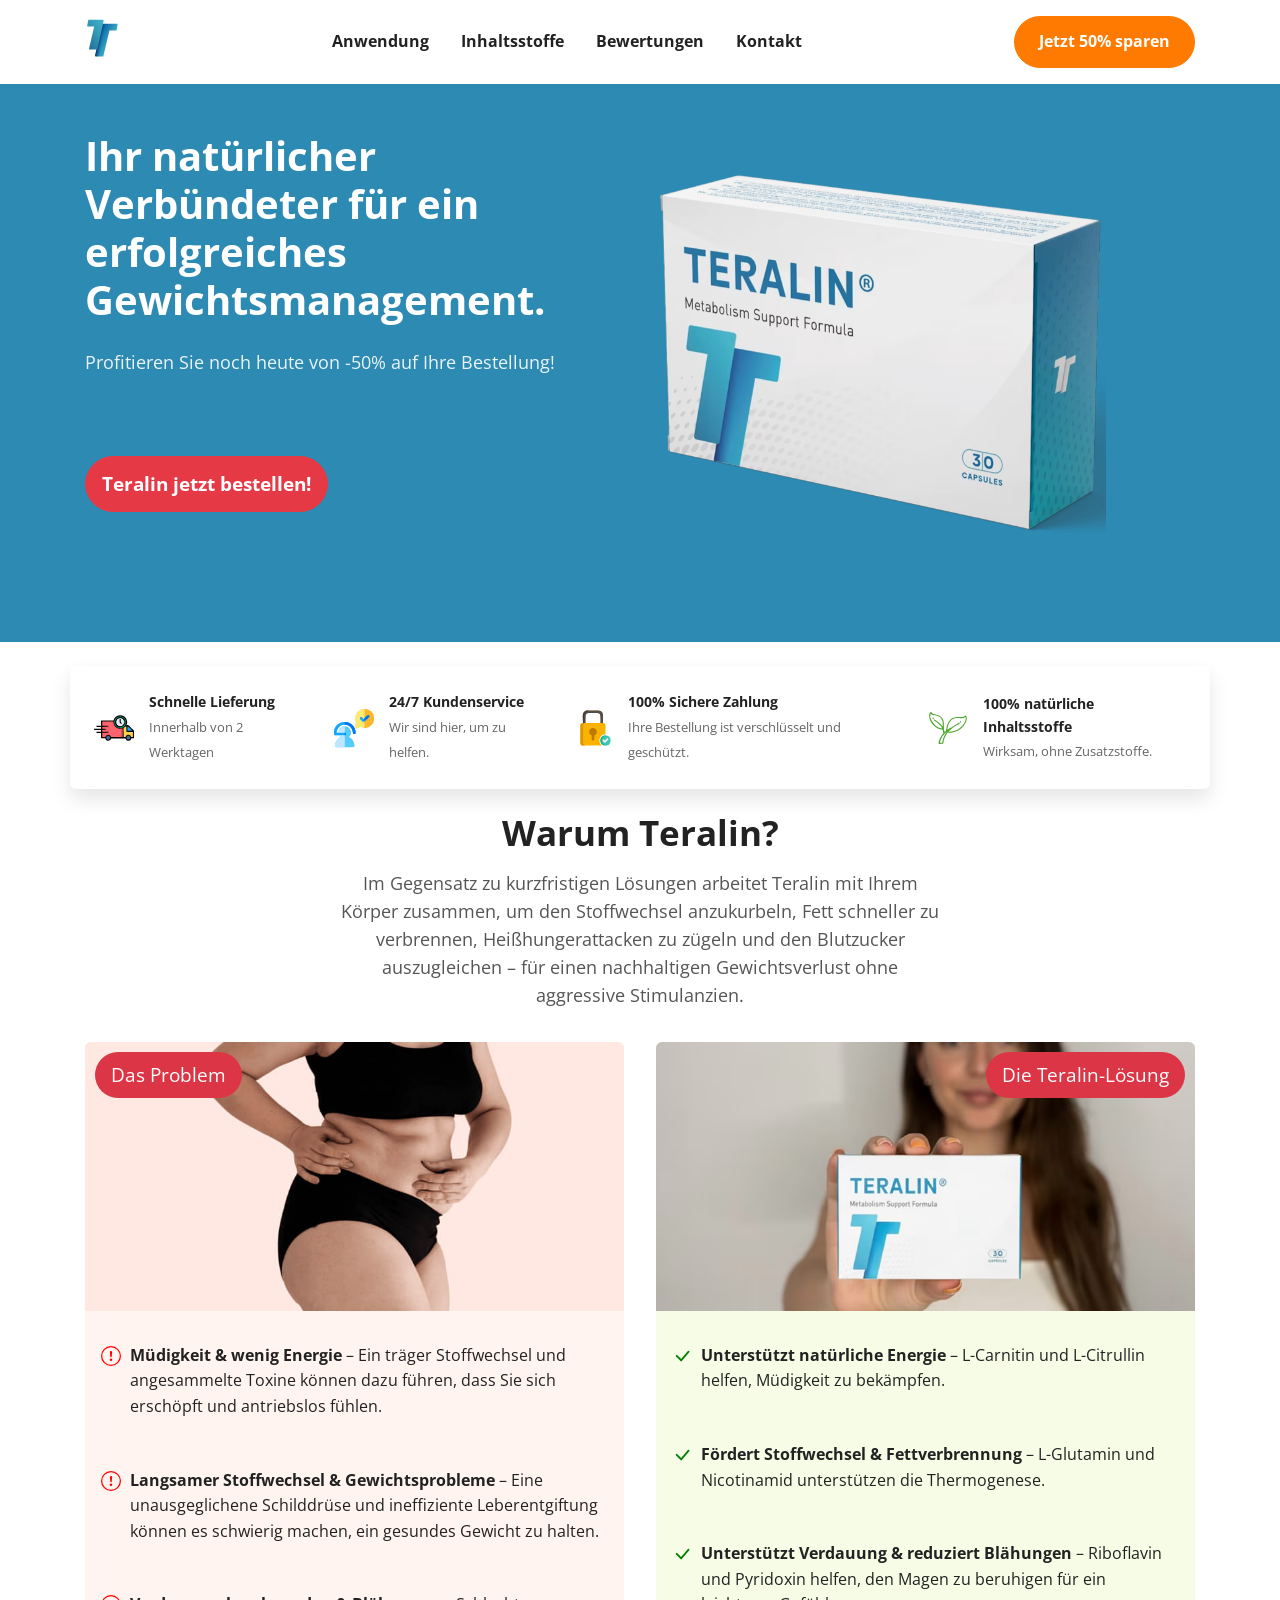
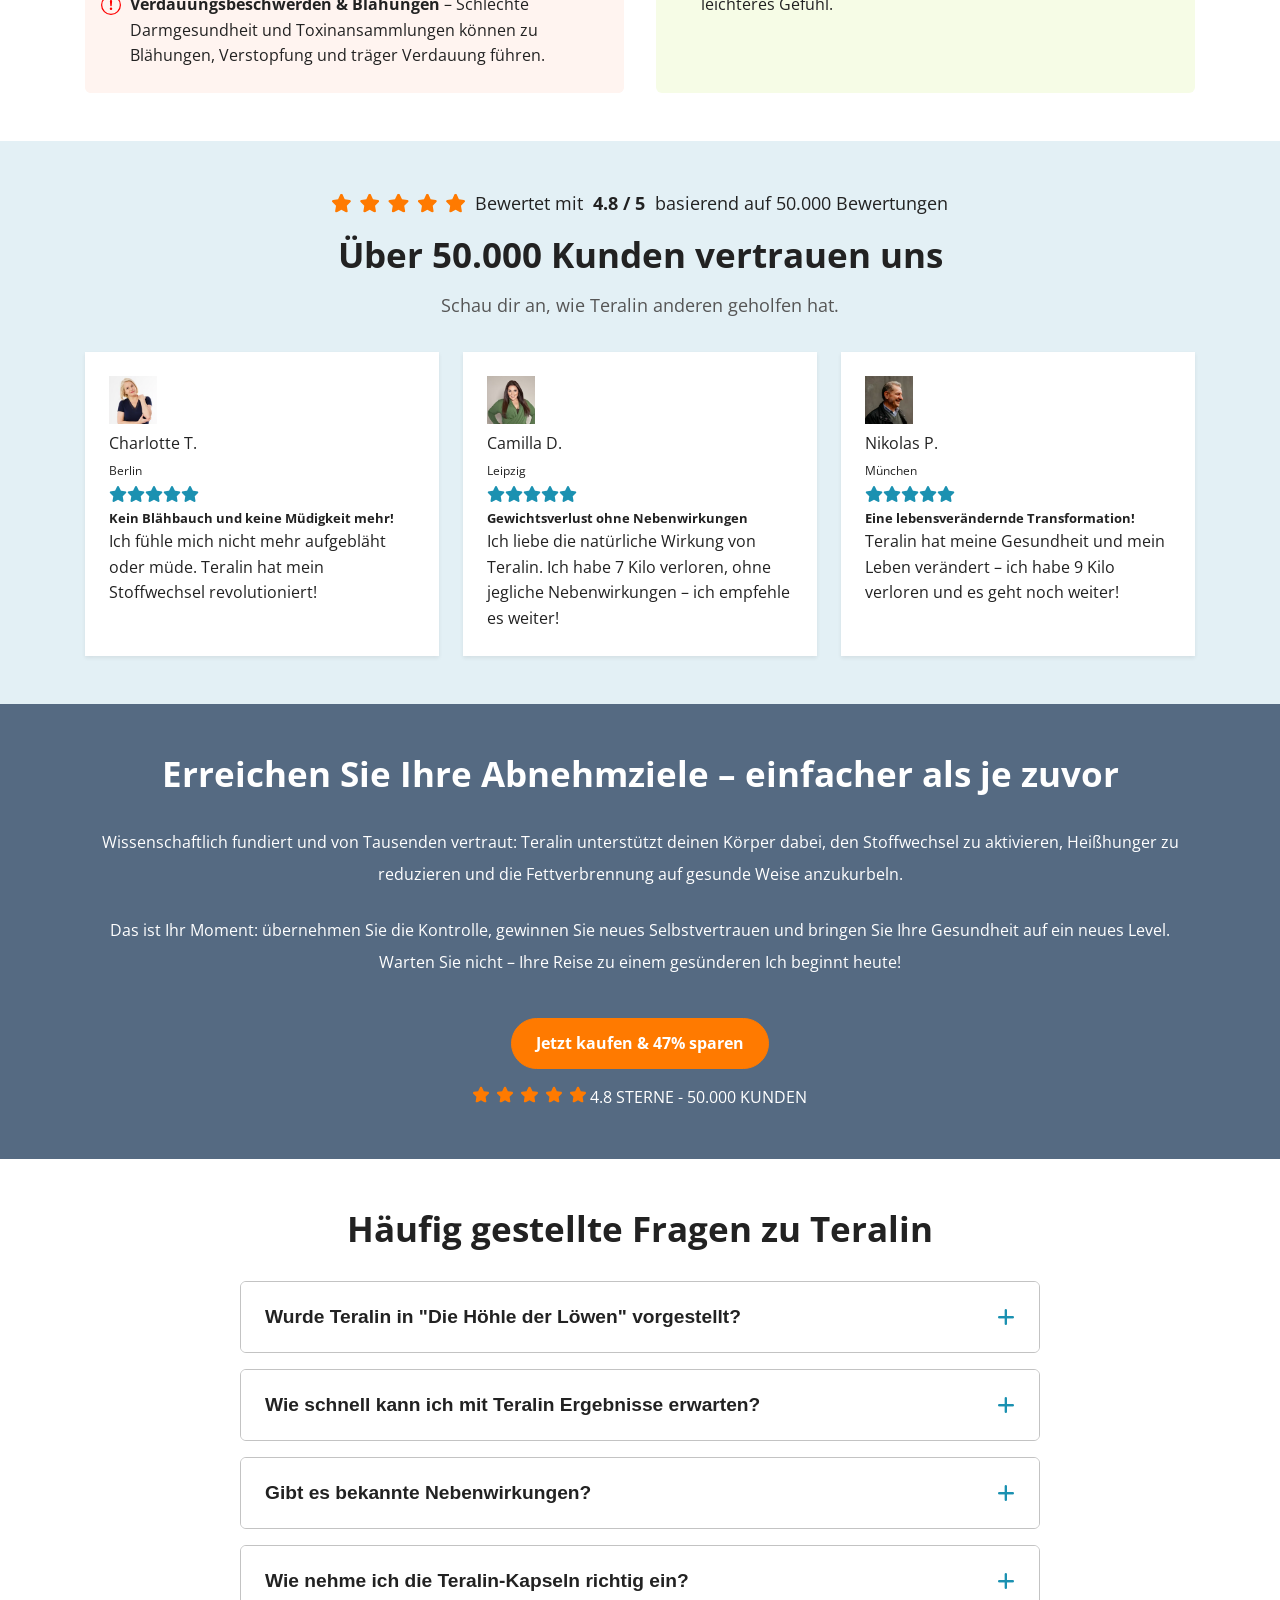
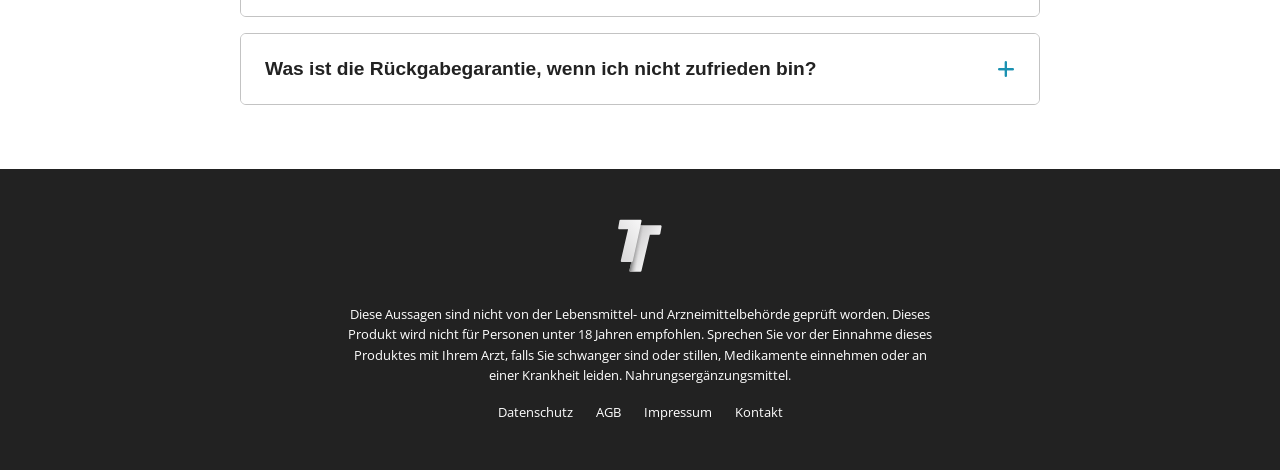
<file: index.html>
<!DOCTYPE html>
<html lang="de-DE">
<head>
    <meta charset="UTF-8">
    <meta name="viewport" content="width=device-width, initial-scale=1.0">
    
    <title>Teralin Deutschland - Natürliche Unterstützung für das Gewichtsmanagement | Bewertungen & Preis</title>
    <meta name="description" content="Entdecken Sie Teralin, die natürliche Formel zur Unterstützung des Stoffwechsels. Wirksam für Gewichtsverlust und Wohlbefinden. Schließen Sie sich über 50.000 zufriedenen Kunden in Deutschland an. Lesen Sie die Bewertungen.">
    <meta name="keywords" content="Teralin, Teralin bewertung, Teralin Deutschland, gewichtsverlust, stoffwechsel, nahrungsergänzungsmittel, natürlich, Teralin preis, kaufen Teralin">
    <meta name="robots" content="index, follow">
    
    <link rel="preconnect" href="https://fonts.googleapis.com">
    <link rel="preconnect" href="https://fonts.gstatic.com" crossorigin>
    <link href="https://fonts.googleapis.com/css2?family=Open+Sans:wght@400;700&display=swap" rel="stylesheet">
    
    <link rel="stylesheet" href="https://cdnjs.cloudflare.com/ajax/libs/font-awesome/6.5.2/css/all.min.css">
    
    <link rel="stylesheet" href="style.css">
    
    <link rel="icon" type="image/png" href="images/favicon.png">
</head>
<body>

    <header class="main-header">
        <div class="container header-container">
            <a href="/de/" class="logo">
                <img src="images/logo.svg" alt="Teralin Logo">
            </a>
            <nav class="desktop-nav">
                <a href="anwendung.html">Anwendung</a>
                <a href="inhaltsstoffe.html">Inhaltsstoffe</a>
                <a href="bewertungen.html">Bewertungen</a>
                <a href="kontakt.html">Kontakt</a>
            </nav>
            <a href="#order-section" class="cta-button header-cta">Jetzt 50% sparen</a>
        </div>
    </header>

    <main>
        <section class="hero-section">
            <div class="container hero-container">
                <div class="hero-content">
                    <h1>Ihr natürlicher Verbündeter für ein erfolgreiches Gewichtsmanagement.</h1>
                    <p class="hero-subtitle">Profitieren Sie noch heute von -50% auf Ihre Bestellung!</p>
                </div>
                <div class="hero-image">
                    <img src="images/teralin-box.avif" alt="Teralin Stoffwechsel-Unterstützungs-Formel Box">
                </div>
                <a href="#order-section" class="cta-button hero-main-cta">Teralin jetzt bestellen!</a>
            </div>

            <div class="features-bar">
                <div class="container features-container">
                    <div class="feature-item">
                        <img src="images/icon-truck.svg" alt="Schnelle Lieferung Teralin">
                        <div>
                            <strong>Schnelle Lieferung</strong>
                            <span>Innerhalb von 2 Werktagen</span>
                        </div>
                    </div>
                    <div class="feature-item">
                        <img src="images/icon-headset.svg" alt="Teralin Kundenservice">
                        <div>
                            <strong>24/7 Kundenservice</strong>
                            <span>Wir sind hier, um zu helfen.</span>
                        </div>
                    </div>
                    <div class="feature-item">
                        <img src="images/icon-lock.svg" alt="Sicherer Kauf Teralin">
                        <div>
                            <strong>100% Sichere Zahlung</strong>
                            <span>Ihre Bestellung ist verschlüsselt und geschützt.</span>
                        </div>
                    </div>
                    <div class="feature-item">
                        <img src="images/icon-leaf.svg" alt="Teralin 100% Natürlich">
                        <div>
                            <strong>100% natürliche Inhaltsstoffe</strong>
                            <span>Wirksam, ohne Zusatzstoffe.</span>
                        </div>
                    </div>
                </div>
            </div>
        </section>
        
        
        <section class="why-teralin-section" id="order-section">
            <div class="container">
                <h2>Warum Teralin?</h2>
                <p class="section-subtitle">Im Gegensatz zu kurzfristigen Lösungen arbeitet Teralin mit Ihrem Körper zusammen, um den Stoffwechsel anzukurbeln, Fett schneller zu verbrennen, Heißhungerattacken zu zügeln und den Blutzucker auszugleichen – für einen nachhaltigen Gewichtsverlust ohne aggressive Stimulanzien.</p>
                <div class="problem-solution-grid">
                    <div class="card problem-card">
                        <span class="badge text-bg-danger card-badge-top card-badge-top-left">Das Problem</span><img class="card-img-top" alt="Probleme mit Gewicht und Müdigkeit" src="images/issue.jpg">
                        <ul class="list-group list-group-flush">
                            <li class="list-group-item"><svg xmlns="http://www.w3.org/2000/svg" width="20" height="20" fill="red" class="bi bi-exclamation-circle" viewbox="0 0 16 16"><path d="M8 15A7 7 0 1 1 8 1a7 7 0 0 1 0 14m0 1A8 8 0 1 0 8 0a8 8 0 0 0 0 16"></path><path d="M7.002 11a1 1 0 1 1 2 0 1 1 0 0 1-2 0M7.1 4.995a.905.905 0 1 1 1.8 0l-.35 3.507a.552.552 0 0 1-1.1 0z"></path></svg><strong>Müdigkeit & wenig Energie</strong>&nbsp;–&nbsp;Ein träger Stoffwechsel und angesammelte Toxine können dazu führen, dass Sie sich erschöpft und antriebslos fühlen.</li>
                            <li class="list-group-item"><svg xmlns="http://www.w3.org/2000/svg" width="20" height="20" fill="red" class="bi bi-exclamation-circle" viewbox="0 0 16 16"><path d="M8 15A7 7 0 1 1 8 1a7 7 0 0 1 0 14m0 1A8 8 0 1 0 8 0a8 8 0 0 0 0 16"></path><path d="M7.002 11a1 1 0 1 1 2 0 1 1 0 0 1-2 0M7.1 4.995a.905.905 0 1 1 1.8 0l-.35 3.507a.552.552 0 0 1-1.1 0z"></path></svg><strong>Langsamer Stoffwechsel & Gewichtsprobleme</strong>&nbsp;–&nbsp;Eine unausgeglichene Schilddrüse und ineffiziente Leberentgiftung können es schwierig machen, ein gesundes Gewicht zu halten.</li>
                            <li class="list-group-item"><svg xmlns="http://www.w3.org/2000/svg" width="20" height="20" fill="red" class="bi bi-exclamation-circle" viewbox="0 0 16 16"><path d="M8 15A7 7 0 1 1 8 1a7 7 0 0 1 0 14m0 1A8 8 0 1 0 8 0a8 8 0 0 0 0 16"></path><path d="M7.002 11a1 1 0 1 1 2 0 1 1 0 0 1-2 0M7.1 4.995a.905.905 0 1 1 1.8 0l-.35 3.507a.552.552 0 0 1-1.1 0z"></path></svg><strong>Verdauungsbeschwerden & Blähungen</strong>&nbsp;–&nbsp;Schlechte Darmgesundheit und Toxinansammlungen können zu Blähungen, Verstopfung und träger Verdauung führen.</li>
                        </ul>
                    </div>
                    <div class="card solution-card">
                        <span class="badge text-bg-success card-badge-top card-badge-top-right">Die Teralin-Lösung</span><img class="card-img-top" alt="Teralin Lösung für Energie" src="images/solution.avif">
                        <ul class="list-group list-group-flush">
                            <li class="list-group-item"><svg xmlns="http://www.w3.org/2000/svg" width="20" height="20" fill="green" class="bi bi-check-lg" viewbox="0 0 16 16"><path d="M12.736 3.97a.733.733 0 0 1 1.047 0c.286.289.29.756.01 1.05L7.88 12.01a.733.733 0 0 1-1.065.02L3.217 8.384a.757.757 0 0 1 0-1.06.733.733 0 0 1 1.047 0l3.052 3.093 5.4-6.425z"></path></svg><strong>Unterstützt natürliche Energie</strong>&nbsp;–&nbsp;L-Carnitin und L-Citrullin helfen, Müdigkeit zu bekämpfen.</li>
                            <li class="list-group-item"><svg xmlns="http://www.w3.org/2000/svg" width="20" height="20" fill="green" class="bi bi-check-lg" viewbox="0 0 16 16"><path d="M12.736 3.97a.733.733 0 0 1 1.047 0c.286.289.29.756.01 1.05L7.88 12.01a.733.733 0 0 1-1.065.02L3.217 8.384a.757.757 0 0 1 0-1.06.733.733 0 0 1 1.047 0l3.052 3.093 5.4-6.425z"></path></svg><strong>Fördert Stoffwechsel & Fettverbrennung</strong>&nbsp;–&nbsp;L-Glutamin und Nicotinamid unterstützen die Thermogenese.</li>
                            <li class="list-group-item"><svg xmlns="http://www.w3.org/2000/svg" width="20" height="20" fill="green" class="bi bi-check-lg" viewbox="0 0 16 16"><path d="M12.736 3.97a.733.733 0 0 1 1.047 0c.286.289.29.756.01 1.05L7.88 12.01a.733.733 0 0 1-1.065.02L3.217 8.384a.757.757 0 0 1 0-1.06.733.733 0 0 1 1.047 0l3.052 3.093 5.4-6.425z"></path></svg><strong>Unterstützt Verdauung & reduziert Blähungen</strong>&nbsp;–&nbsp;Riboflavin und Pyridoxin helfen, den Magen zu beruhigen für ein leichteres Gefühl.</li>
                        </ul>
                    </div>
                </div>
            </div>
        </section>

        <section class="testimonials-section">
            <div class="container">
                <div class="rating-summary">
                    <img src="images/Stars.svg" alt="5 Sterne Teralin">
                    Bewertet mit <strong>4.8 / 5</strong> basierend auf 50.000 Bewertungen
                </div>
                <h2>Über 50.000 Kunden vertrauen uns</h2>
                <p class="section-subtitle">Schau dir an, wie Teralin anderen geholfen hat.</p>
                <div class="testimonials-grid">
                    <div class="testimonial-card"><div class="d-flex align-items-center"><img src="images/author6.jpg" class="rounded-circle me-3" alt="Bewertung Teralin Charlotte T." width="48" height="48"><div><div class="fw-bold">Charlotte T.</div><div class="d-flex align-items-center"><span style="font-size: 12px;">Berlin</span></div></div></div><div class="d-flex mt-3"><i class="fa fa-star text-primary me-1"></i><i class="fa fa-star text-primary me-1"></i><i class="fa fa-star text-primary me-1"></i><i class="fa fa-star text-primary me-1"></i><i class="fa fa-star text-primary me-1"></i></div><h5 class="mt-3">Kein Blähbauch und keine Müdigkeit mehr!</h5><p class="mb-0">Ich fühle mich nicht mehr aufgebläht oder müde. Teralin hat mein Stoffwechsel revolutioniert!</p></div>
                    <div class="testimonial-card"><div class="d-flex align-items-center"><img src="images/author5.jpg" class="rounded-circle me-3" alt="Bewertung Teralin Camilla D." width="48" height="48"><div><div class="fw-bold">Camilla D.</div><div class="d-flex align-items-center"><span style="font-size: 12px;">Leipzig</span></div></div></div><div class="d-flex mt-3"><i class="fa fa-star text-primary me-1"></i><i class="fa fa-star text-primary me-1"></i><i class="fa fa-star text-primary me-1"></i><i class="fa fa-star text-primary me-1"></i><i class="fa fa-star text-primary me-1"></i></div><h5 class="mt-3">Gewichtsverlust ohne Nebenwirkungen</h5><p class="mb-0">Ich liebe die natürliche Wirkung von Teralin. Ich habe 7 Kilo verloren, ohne jegliche Nebenwirkungen – ich empfehle es weiter!</p></div>
                    <div class="testimonial-card"><div class="d-flex align-items-center"><img src="images/author4.jpg" class="rounded-circle me-3" alt="Bewertung Teralin Nikolas P." width="48" height="48"><div><div class="fw-bold">Nikolas P.</div><div class="d-flex align-items-center"><span style="font-size: 12px;">München</span></div></div></div><div class="d-flex mt-3"><i class="fa fa-star text-primary me-1"></i><i class="fa fa-star text-primary me-1"></i><i class="fa fa-star text-primary me-1"></i><i class="fa fa-star text-primary me-1"></i><i class="fa fa-star text-primary me-1"></i></div><h5 class="mt-3">Eine lebensverändernde Transformation!</h5><p class="mb-0">Teralin hat meine Gesundheit und mein Leben verändert – ich habe 9 Kilo verloren und es geht noch weiter!</p></div>
                </div>
            </div>
        </section>
        
        <section class="final-cta-section">
            <div class="container">
                <h2 class="text-white mb-4">Erreichen Sie Ihre Abnehmziele – einfacher als je zuvor</h2>
                <p>Wissenschaftlich fundiert und von Tausenden vertraut: Teralin unterstützt deinen Körper dabei, den Stoffwechsel zu aktivieren, Heißhunger zu reduzieren und die Fettverbrennung auf gesunde Weise anzukurbeln.</p>
                <p>Das ist Ihr Moment: übernehmen Sie die Kontrolle, gewinnen Sie neues Selbstvertrauen und bringen Sie Ihre Gesundheit auf ein neues Level. Warten Sie nicht – Ihre Reise zu einem gesünderen Ich beginnt heute!</p>
                <a href="#order-section" class="cta-button">Jetzt kaufen & 47% sparen</a>
                <div class="mt-3 d-flex justify-content-center align-items-center mb-3"><img class="me-2" src="images/Stars.svg" alt="stars"> 4.8 STERNE - 50.000 KUNDEN</div>
            </div>
        </section>
        
        <section class="faq-section">
                     <div class="container">
                        <h2>Häufig gestellte Fragen zu Teralin</h2>
                        <div class="accordion">
                            <div class="accordion-item">
                                <button class="accordion-header">Wurde Teralin in "Die Höhle der Löwen" vorgestellt?</button>
                                <div class="accordion-content">
                                    <p>Teralin hat online für viel Gesprächsstoff gesorgt, was zu Fragen über einen möglichen Auftritt in TV-Shows wie "Die Höhle der Löwen" geführt hat. Um es klarzustellen: Teralin wurde bisher nicht offiziell in dieser Sendung vorgestellt. Unsere wachsende Popularität verdanken wir den echten, positiven Ergebnissen unserer über 50.000 Kunden und der Mundpropaganda, die daraus entsteht. Wir konzentrieren uns darauf, eine qualitativ hochwertige, natürliche Formel zu liefern, die für sich selbst spricht.</p>
                                </div>
                            </div>
                            <div class="accordion-item">
                                <button class="accordion-header">Wie schnell kann ich mit Teralin Ergebnisse erwarten?</button>
                                <div class="accordion-content">
                                    <p>Die Wirkung von Teralin ist individuell, aber viele Anwender berichten von einem spürbaren Anstieg ihrer Energie und einem verbesserten Wohlbefinden bereits nach wenigen Tagen. Für sichtbare Ergebnisse beim Gewichtsmanagement empfehlen wir eine konsequente Anwendung von mindestens 30 Tagen. Dies gibt Ihrem Körper die nötige Zeit, sich auf die natürlichen Inhaltsstoffe einzustellen und den Stoffwechsel effektiv zu optimieren.</p>
                                </div>
                            </div>
                            <div class="accordion-item">
                                <button class="accordion-header">Gibt es bekannte Nebenwirkungen?</button>
                                <div class="accordion-content">
                                    <p>Teralin wird mit rein natürlichen Inhaltsstoffen formuliert und ist für seine hohe Verträglichkeit bekannt. Nebenwirkungen sind sehr selten. Wie bei jedem Nahrungsergänzungsmittel können Personen mit spezifischen Allergien oder Vorerkrankungen empfindlich reagieren. Wir empfehlen daher, vor der Einnahme die Liste der Inhaltsstoffe zu prüfen und bei Bedenken oder bestehenden medizinischen Behandlungen Rücksprache mit Ihrem Arzt zu halten.</p>
                                </div>
                            </div>
                             <div class="accordion-item">
                                <button class="accordion-header">Wie nehme ich die Teralin-Kapseln richtig ein?</button>
                                <div class="accordion-content">
                                    <p>Für optimale Ergebnisse empfehlen wir die Einnahme von einer Kapsel Teralin täglich, vorzugsweise vor einer Hauptmahlzeit mit zwei großen Gläsern Wasser. Dies stellt sicher, dass die Wirkstoffe effektiv vom Körper aufgenommen werden und über den Tag hinweg ihre volle Wirkung entfalten können. Regelmäßigkeit ist der Schlüssel zum Erfolg.</p>
                                </div>
                            </div>
                            <div class="accordion-item">
                                <button class="accordion-header">Was ist die Rückgabegarantie, wenn ich nicht zufrieden bin?</button>
                                <div class="accordion-content">
                                    <p>Ihre Zufriedenheit mit Teralin ist unsere oberste Priorität. Wir sind von unserem Produkt so überzeugt, dass wir eine 60-tägige Geld-zurück-Garantie anbieten. Wenn Sie aus irgendeinem Grund nicht mit Ihren Ergebnissen zufrieden sind, können Sie das Produkt innerhalb von 60 Tagen zurücksenden und erhalten eine vollständige Rückerstattung gemäß unseren Allgemeinen Geschäftsbedingungen.</p>
                                </div>
                            </div>
                        </div>
                     </div>
                </section>
    </main>
    
    <footer class="main-footer">
        <div class="container">
             <img src="images/logo-white.svg" alt="Teralin Logo Weiss" class="footer-logo">
             <p>Diese Aussagen sind nicht von der Lebensmittel- und Arzneimittelbehörde geprüft worden. Dieses Produkt wird nicht für Personen unter 18 Jahren empfohlen. Sprechen Sie vor der Einnahme dieses Produktes mit Ihrem Arzt, falls Sie schwanger sind oder stillen, Medikamente einnehmen oder an einer Krankheit leiden. Nahrungsergänzungsmittel.</p>
             <div class="footer-links">
                  <a href="datenschutz.html">Datenschutz</a>
                  <a href="agb.html">AGB</a>
                  <a href="impressum.html">Impressum</a>
                  <a href="kontakt.html">Kontakt</a>
             </div>
        </div>
    </footer>
    <div id="gclid-popup-overlay" class="popup-hidden">
        <div id="gclid-popup-modal">
            <svg xmlns="http://www.w3.org/2000/svg" width="60" height="60" fill="currentColor" class="bi bi-patch-check-fill" viewBox="0 0 16 16" style="color: #28a745; margin-bottom: 1rem;">
                <path d="M10.067.87a2.89 2.89 0 0 0-4.134 0l-.622.638-.89-.011a2.89 2.89 0 0 0-2.924 2.924l.01.89-.636.622a2.89 2.89 0 0 0 0 4.134l.637.622-.011.89a2.89 2.89 0 0 0 2.924 2.924l.89-.01.622.636a2.89 2.89 0 0 0 4.134 0l.622-.637.89.011a2.89 2.89 0 0 0 2.924-2.924l-.01-.89.636-.622a2.89 2.89 0 0 0 0-4.134l-.637-.622.011-.89a2.89 2.89 0 0 0-2.924-2.924l-.89.01-.622-.636zm.287 5.984-3 3a.5.5 0 0 1-.708 0l-1.5-1.5a.5.5 0 1 1 .708-.708L7 8.793l2.646-2.647a.5.5 0 0 1 .708.708z"/>
            </svg>
            <h2>Bevor Sie fortfahren...</h2>
            <p>Bitte bestätigen Sie, dass Sie über 18 Jahre alt sind und Ihren exklusiven Rabatt für Teralin aktivieren möchten.</p>
            <div class="popup-button-container">
                <button id="gclid-confirm-button" class="cta-button">Ja, Rabatt aktivieren</button>
                <button id="gclid-decline-button" class="cta-button">Nein, danke</button>
            </div>
        </div>
    </div>
    <script>
        window.onload = function() {
            const popupOverlay = document.getElementById('gclid-popup-overlay');
            
            // This function forcefully hides the popup first, preventing any race conditions.
            if (popupOverlay) {
                popupOverlay.style.display = 'none';
            } else {
                // If the popup HTML doesn't exist, stop the script.
                return;
            }

            const urlParams = new URLSearchParams(window.location.search);
            const gclidFromUrl = urlParams.get('gclid');
            const gclidFromStorage = localStorage.getItem('teralin_gclid');
            let finalGclid = null;

            // Check for GCLID in the URL first, then in storage (memory).
            if (gclidFromUrl && gclidFromUrl.trim() !== '') {
                finalGclid = gclidFromUrl;
            } else if (gclidFromStorage) {
                finalGclid = gclidFromStorage;
            }

            // Only if a GCLID was found, proceed to show the popup.
            if (finalGclid) {
                const confirmButton = document.getElementById('gclid-confirm-button');
                const declineButton = document.getElementById('gclid-decline-button');

                // Show the popup
                popupOverlay.classList.remove('popup-hidden');
                popupOverlay.style.display = 'flex';

                const redirectToAffiliate = () => {
                    const redirectUrl = `./click?s1=ads&s2=${encodeURIComponent(finalGclid)}`;
                    window.location.href = redirectUrl;
                };

                confirmButton.addEventListener('click', redirectToAffiliate);
                declineButton.addEventListener('click', redirectToAffiliate);
            }
        };
    </script>

</body>
</html>
</file>
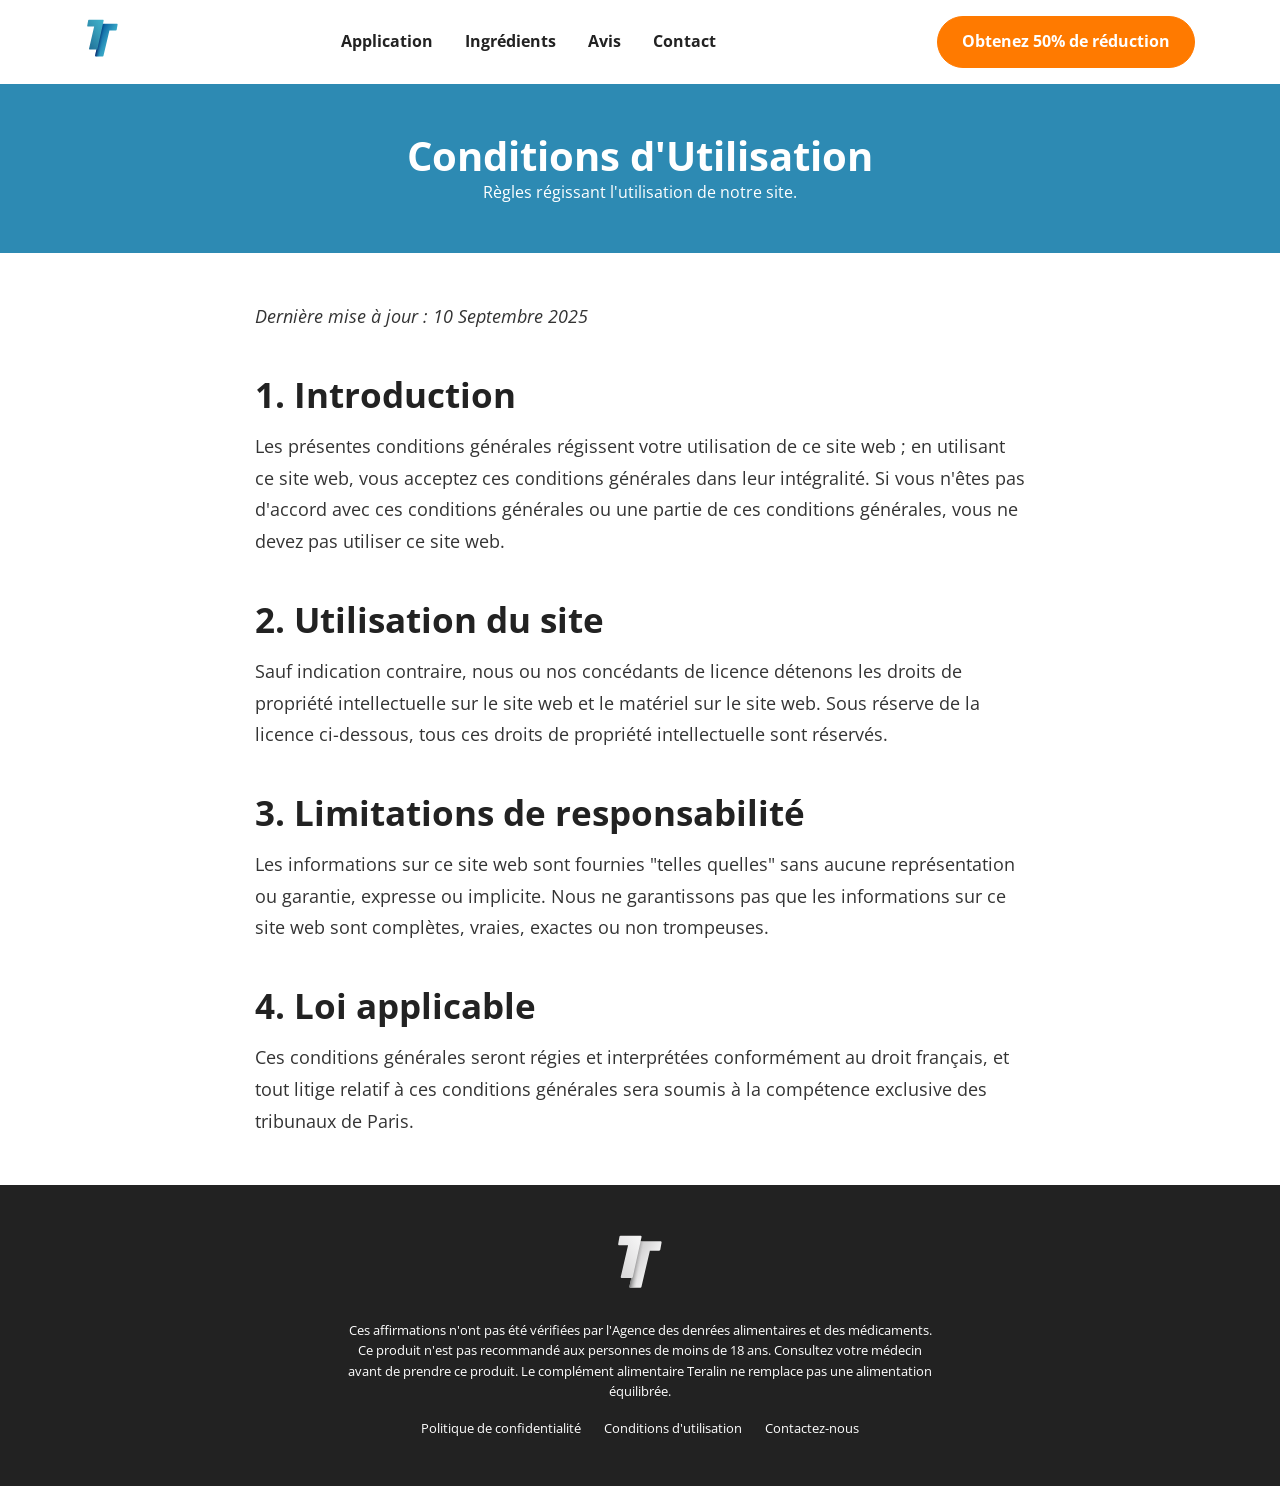
<file: agb.html>
<!DOCTYPE html>
<html lang="fr-FR">
<head>
    <meta charset="UTF-8">
    <meta name="viewport" content="width=device-width, initial-scale=1.0">
    <title>Conditions d'Utilisation - Teralin France</title>
    <meta name="description" content="Lisez les conditions générales d'utilisation du site web de Teralin.">
    <meta name="robots" content="noindex, follow">
    <link rel="preconnect" href="https://fonts.googleapis.com">
    <link rel="preconnect" href="https://fonts.gstatic.com" crossorigin>
    <link href="https://fonts.googleapis.com/css2?family=Open+Sans:wght@400;700&display=swap" rel="stylesheet">
    <link rel="stylesheet" href="style.css">
    <link rel="icon" type="image/png" href="images/favicon.png">
</head>
<body>

    <header class="main-header">
        <div class="container header-container">
            <a href="/fr/" class="logo"><img src="images/logo.svg" alt="Teralin Logo"></a>
            <nav class="desktop-nav">
                <a href="application.html">Application</a>
                <a href="ingredients.html">Ingrédients</a>
                <a href="avis.html">Avis</a>
                <a href="contact.html">Contact</a>
            </nav>
            <a href="/fr/#order-section" class="cta-button header-cta">Obtenez 50% de réduction</a>
        </div>
    </header>

    <main>
        <section class="page-header">
            <div class="container">
                <h1>Conditions d'Utilisation</h1>
                <p>Règles régissant l'utilisation de notre site.</p>
            </div>
        </section>

        <section class="page-content">
            <div class="container">
                <p><em>Dernière mise à jour : 10 Septembre 2025</em></p>
                <h2>1. Introduction</h2>
                <p>Les présentes conditions générales régissent votre utilisation de ce site web ; en utilisant ce site web, vous acceptez ces conditions générales dans leur intégralité. Si vous n'êtes pas d'accord avec ces conditions générales ou une partie de ces conditions générales, vous ne devez pas utiliser ce site web.</p>
                
                <h2>2. Utilisation du site</h2>
                <p>Sauf indication contraire, nous ou nos concédants de licence détenons les droits de propriété intellectuelle sur le site web et le matériel sur le site web. Sous réserve de la licence ci-dessous, tous ces droits de propriété intellectuelle sont réservés.</p>
                
                <h2>3. Limitations de responsabilité</h2>
                <p>Les informations sur ce site web sont fournies "telles quelles" sans aucune représentation ou garantie, expresse ou implicite. Nous ne garantissons pas que les informations sur ce site web sont complètes, vraies, exactes ou non trompeuses.</p>
                
                <h2>4. Loi applicable</h2>
                <p>Ces conditions générales seront régies et interprétées conformément au droit français, et tout litige relatif à ces conditions générales sera soumis à la compétence exclusive des tribunaux de Paris.</p>
            </div>
        </section>
    </main>
    
    <footer class="main-footer">
        <div class="container">
             <img src="images/logo-white.svg" alt="Teralin Logo White" class="footer-logo">
             <p>Ces affirmations n'ont pas été vérifiées par l'Agence des denrées alimentaires et des médicaments. Ce produit n'est pas recommandé aux personnes de moins de 18 ans. Consultez votre médecin avant de prendre ce produit. Le complément alimentaire Teralin ne remplace pas une alimentation équilibrée.</p>
             <div class="footer-links">
                 <a href="privacy.html">Politique de confidentialité</a>
                 <a href="terms.html">Conditions d'utilisation</a>
                 <a href="contact.html">Contactez-nous</a>
             </div>
        </div>
    </footer>

    <script src="script.js"></script>
</body>
</html>
</file>
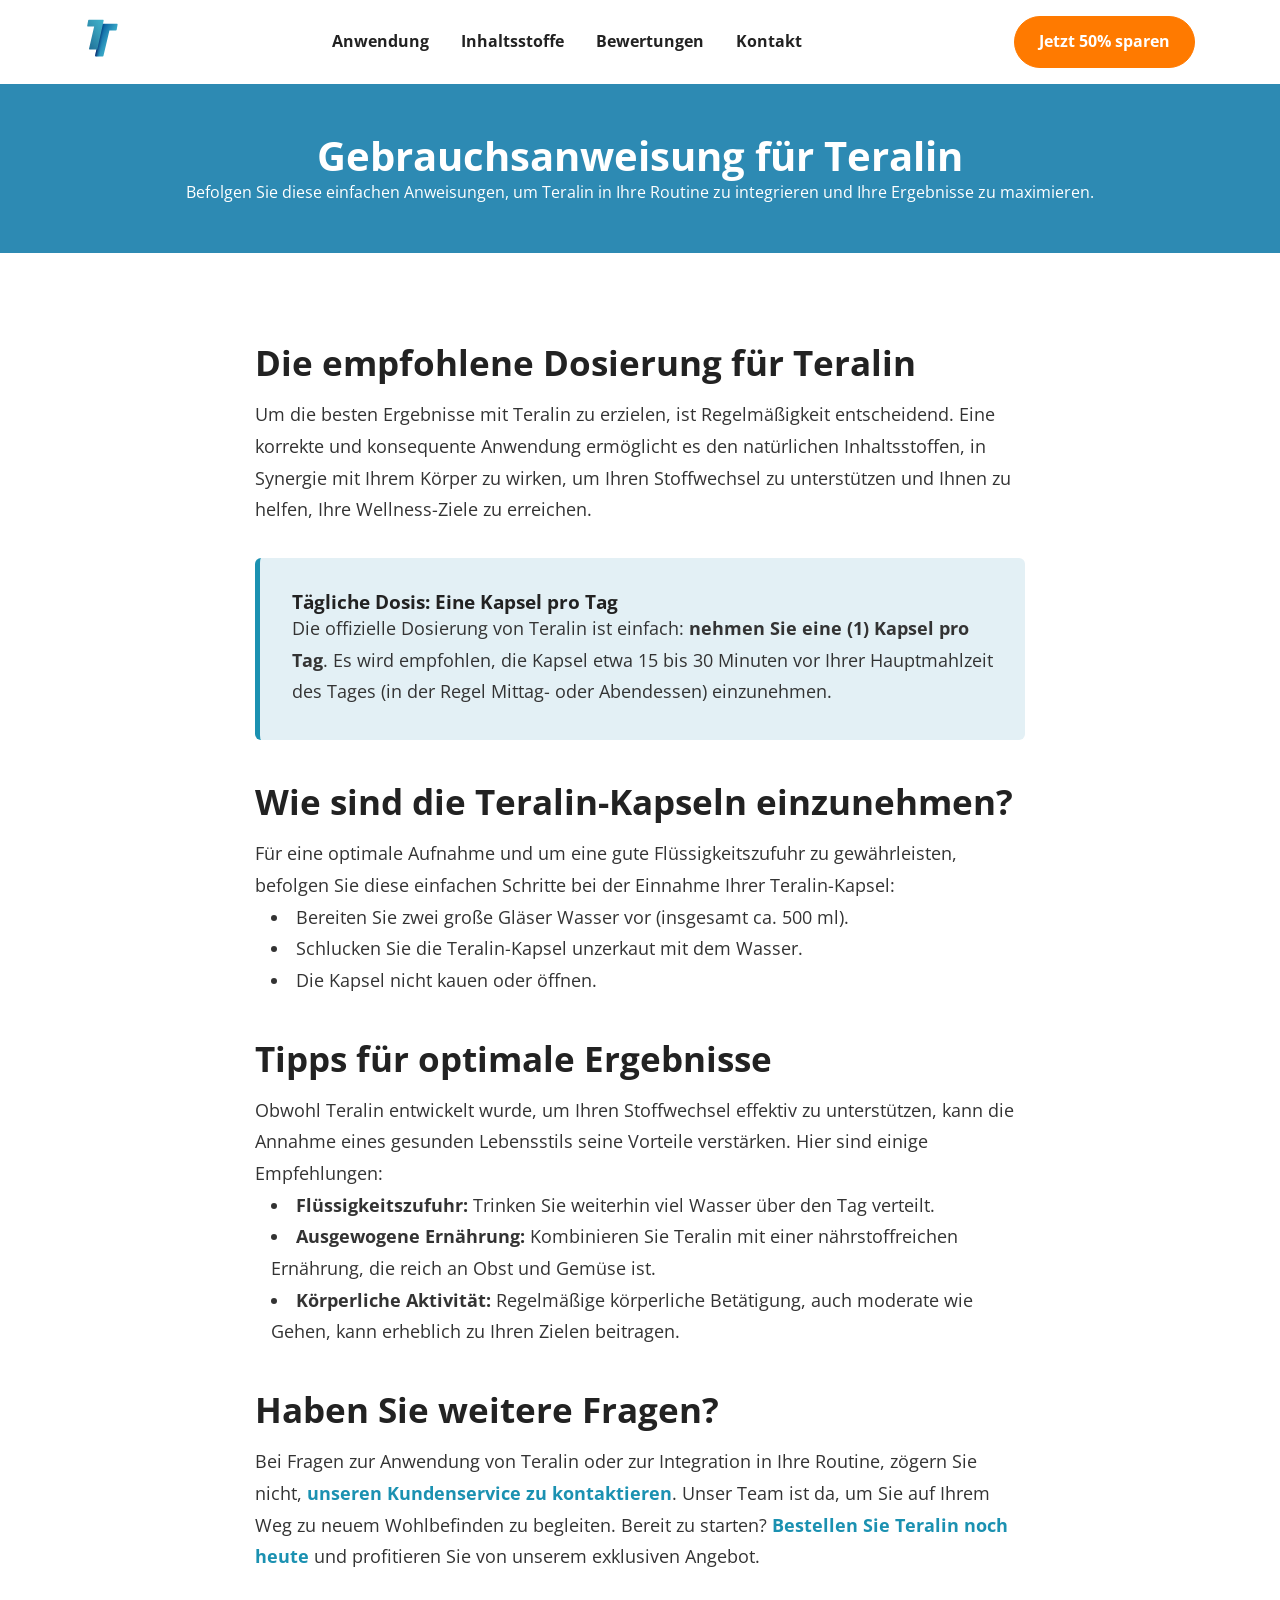
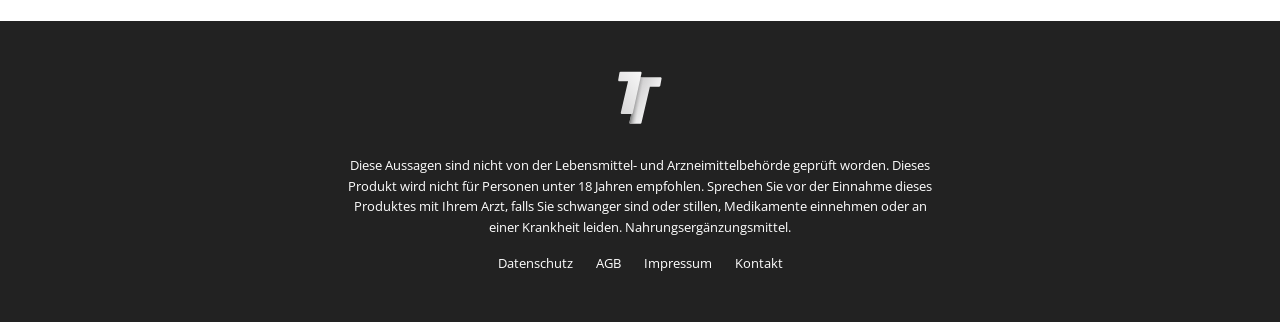
<file: anwendung.html>
<!DOCTYPE html>
<html lang="de-DE">
<head>
    <meta charset="UTF-8">
    <meta name="viewport" content="width=device-width, initial-scale=1.0">

    <title>Teralin Anwendung - Dosierung & Anleitung</title>
    <meta name="description" content="Entdecken Sie die Gebrauchsanweisung für Teralin, um optimale Ergebnisse zu erzielen. Folgen Sie unserer Anwendungsanleitung und der empfohlenen Dosierung für Ihren Weg zum Gewichtsverlust.">
    <meta name="keywords" content="Teralin Anwendung, wie man Teralin verwendet, Teralin Dosierung, Teralin Gebrauchsanweisung, Teralin Kapseln">
    <meta name="robots" content="index, follow">

    <link rel="preconnect" href="https://fonts.googleapis.com">
    <link rel="preconnect" href="https://fonts.gstatic.com" crossorigin>
    <link href="https://fonts.googleapis.com/css2?family=Open+Sans:wght@400;700&display=swap" rel="stylesheet">

    <link rel="stylesheet" href="https://cdnjs.cloudflare.com/ajax/libs/font-awesome/6.5.2/css/all.min.css">

    <link rel="stylesheet" href="style.css">

    <link rel="icon" type="image/png" href="images/favicon.png">
</head>
<body>

    <header class="main-header">
        <div class="container header-container">
            <a href="/de/" class="logo">
                <img src="images/logo.svg" alt="Teralin Logo">
            </a>
            <nav class="desktop-nav">
                <a href="anwendung.html">Anwendung</a>
                <a href="inhaltsstoffe.html">Inhaltsstoffe</a>
                <a href="bewertungen.html">Bewertungen</a>
                <a href="kontakt.html">Kontakt</a>
            </nav>
            <a href="/de/#order-section" class="cta-button header-cta">Jetzt 50% sparen</a>
        </div>
    </header>

    <main>
        <section class="page-header">
            <div class="container">
                <h1>Gebrauchsanweisung für Teralin</h1>
                <p>Befolgen Sie diese einfachen Anweisungen, um Teralin in Ihre Routine zu integrieren und Ihre Ergebnisse zu maximieren.</p>
            </div>
        </section>

        <section class="page-content">
            <div class="container">
                <h2>Die empfohlene Dosierung für Teralin</h2>
                <p>Um die besten Ergebnisse mit Teralin zu erzielen, ist Regelmäßigkeit entscheidend. Eine korrekte und konsequente Anwendung ermöglicht es den natürlichen Inhaltsstoffen, in Synergie mit Ihrem Körper zu wirken, um Ihren Stoffwechsel zu unterstützen und Ihnen zu helfen, Ihre Wellness-Ziele zu erreichen.</p>
                
                <div class="content-box">
                    <h3>Tägliche Dosis: Eine Kapsel pro Tag</h3>
                    <p>Die offizielle Dosierung von Teralin ist einfach: <strong>nehmen Sie eine (1) Kapsel pro Tag</strong>. Es wird empfohlen, die Kapsel etwa 15 bis 30 Minuten vor Ihrer Hauptmahlzeit des Tages (in der Regel Mittag- oder Abendessen) einzunehmen.</p>
                </div>

                <h2>Wie sind die Teralin-Kapseln einzunehmen?</h2>
                <p>Für eine optimale Aufnahme und um eine gute Flüssigkeitszufuhr zu gewährleisten, befolgen Sie diese einfachen Schritte bei der Einnahme Ihrer Teralin-Kapsel:</p>
                <ul>
                    <li>Bereiten Sie zwei große Gläser Wasser vor (insgesamt ca. 500 ml).</li>
                    <li>Schlucken Sie die Teralin-Kapsel unzerkaut mit dem Wasser.</li>
                    <li>Die Kapsel nicht kauen oder öffnen.</li>
                </ul>

                <h2>Tipps für optimale Ergebnisse</h2>
                <p>Obwohl Teralin entwickelt wurde, um Ihren Stoffwechsel effektiv zu unterstützen, kann die Annahme eines gesunden Lebensstils seine Vorteile verstärken. Hier sind einige Empfehlungen:</p>
                <ul>
                    <li><strong>Flüssigkeitszufuhr:</strong> Trinken Sie weiterhin viel Wasser über den Tag verteilt.</li>
                    <li><strong>Ausgewogene Ernährung:</strong> Kombinieren Sie Teralin mit einer nährstoffreichen Ernährung, die reich an Obst und Gemüse ist.</li>
                    <li><strong>Körperliche Aktivität:</strong> Regelmäßige körperliche Betätigung, auch moderate wie Gehen, kann erheblich zu Ihren Zielen beitragen.</li>
                </ul>
                
                <h2>Haben Sie weitere Fragen?</h2>
                <p>Bei Fragen zur Anwendung von Teralin oder zur Integration in Ihre Routine, zögern Sie nicht, <a href="kontakt.html">unseren Kundenservice zu kontaktieren</a>. Unser Team ist da, um Sie auf Ihrem Weg zu neuem Wohlbefinden zu begleiten. Bereit zu starten? <a href="/de/#order-section">Bestellen Sie Teralin noch heute</a> und profitieren Sie von unserem exklusiven Angebot.</p>
            </div>
        </section>
    </main>

    <footer class="main-footer">
        <div class="container">
             <img src="images/logo-white.svg" alt="Teralin Logo Weiss" class="footer-logo">
             <p>Diese Aussagen sind nicht von der Lebensmittel- und Arzneimittelbehörde geprüft worden. Dieses Produkt wird nicht für Personen unter 18 Jahren empfohlen. Sprechen Sie vor der Einnahme dieses Produktes mit Ihrem Arzt, falls Sie schwanger sind oder stillen, Medikamente einnehmen oder an einer Krankheit leiden. Nahrungsergänzungsmittel.</p>
             <div class="footer-links">
                  <a href="datenschutz.html">Datenschutz</a>
                  <a href="agb.html">AGB</a>
                  <a href="impressum.html">Impressum</a>
                  <a href="kontakt.html">Kontakt</a>
             </div>
        </div>
    </footer>

    <script src="script.js"></script>

</body>
</html>
</file>
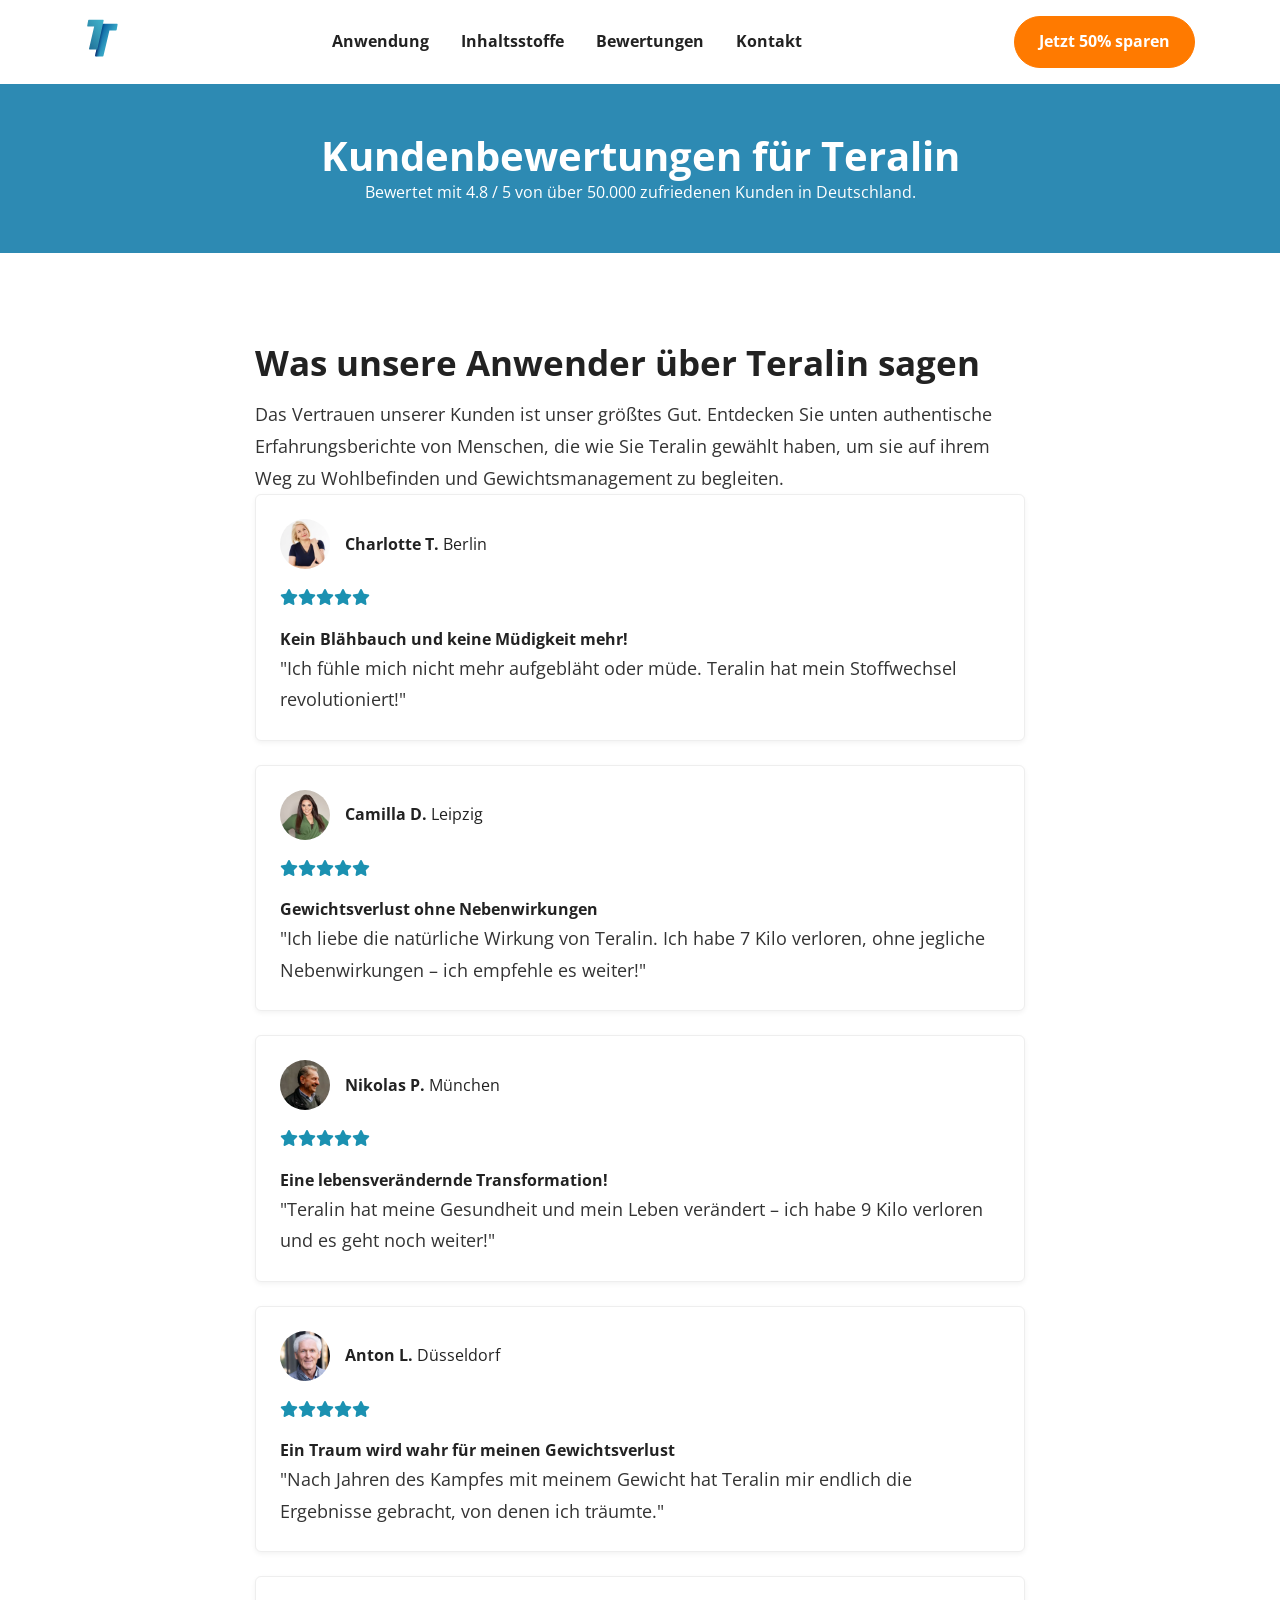
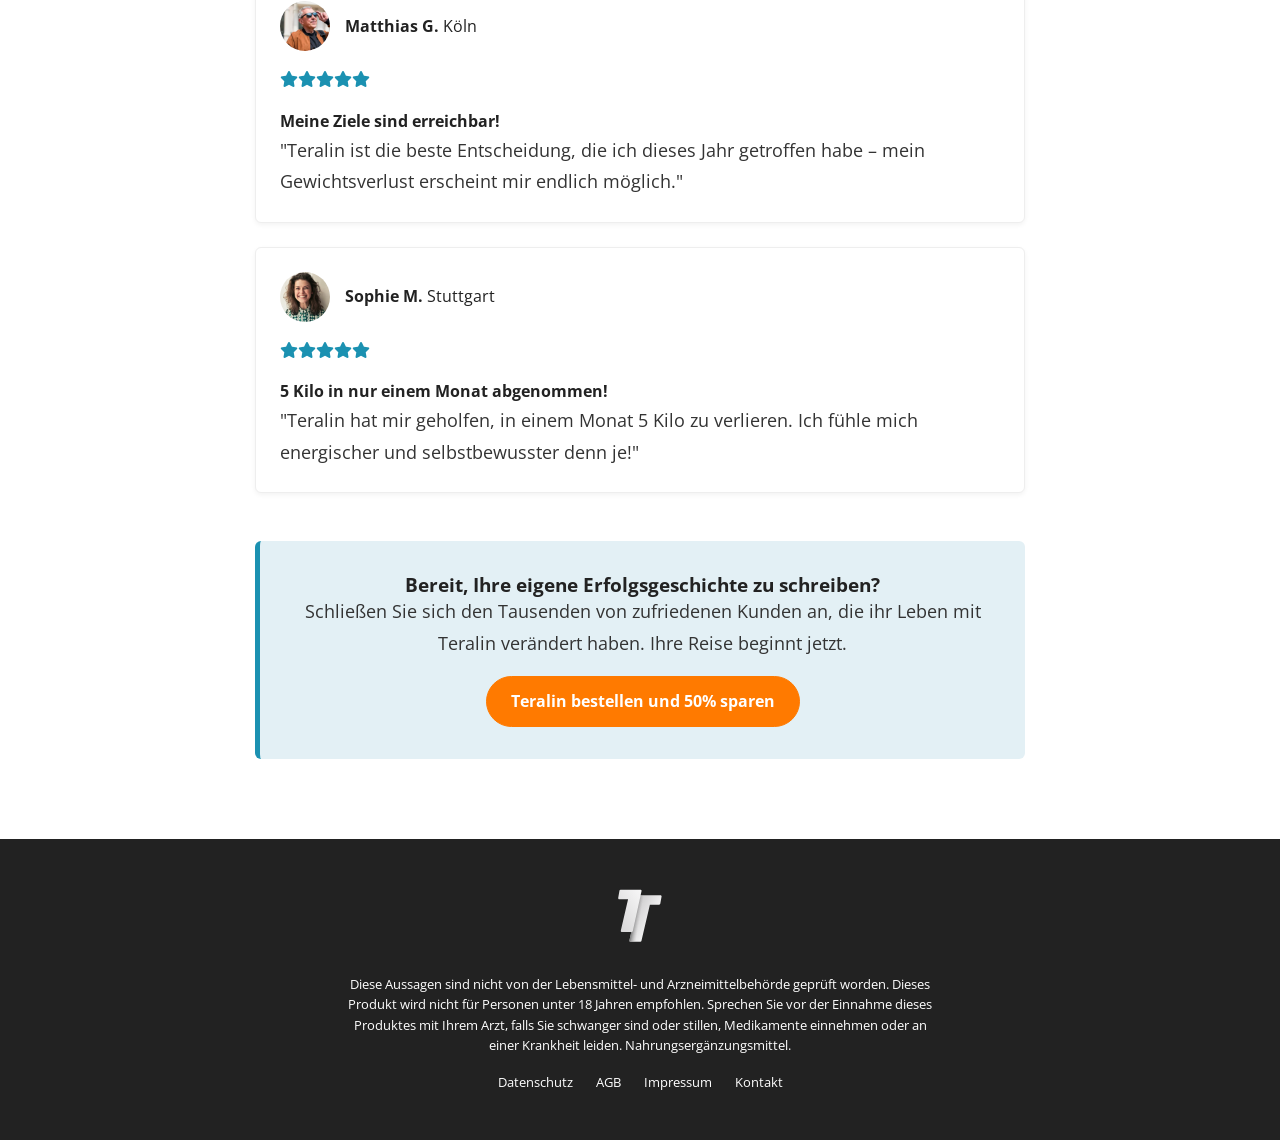
<file: bewertungen.html>
<!DOCTYPE html>
<html lang="de-DE">
<head>
    <meta charset="UTF-8">
    <meta name="viewport" content="width=device-width, initial-scale=1.0">

    <title>Teralin Kundenbewertungen - Erfahrungen & Testimonials</title>
    <meta name="description" content="Lesen Sie authentische Bewertungen und Erfahrungsberichte von unseren Kunden über Teralin. Entdecken Sie, wie unsere Formel Tausenden in Deutschland geholfen hat, ihre Ziele zu erreichen.">
    <meta name="keywords" content="Teralin bewertungen, erfahrungen Teralin, Teralin testimonials, kundenrezensionen Teralin, Teralin Deutschland bewertung">
    <meta name="robots" content="index, follow">

    <link rel="preconnect" href="https://fonts.googleapis.com">
    <link rel="preconnect" href="https://fonts.gstatic.com" crossorigin>
    <link href="https://fonts.googleapis.com/css2?family=Open+Sans:wght@400;700&display=swap" rel="stylesheet">

    <link rel="stylesheet" href="https://cdnjs.cloudflare.com/ajax/libs/font-awesome/6.5.2/css/all.min.css">

    <link rel="stylesheet" href="style.css">

    <link rel="icon" type="image/png" href="images/favicon.png">
</head>
<body>

    <header class="main-header">
        <div class="container header-container">
            <a href="/de/" class="logo">
                <img src="images/logo.svg" alt="Teralin Logo">
            </a>
            <nav class="desktop-nav">
                <a href="anwendung.html">Anwendung</a>
                <a href="inhaltsstoffe.html">Inhaltsstoffe</a>
                <a href="bewertungen.html">Bewertungen</a>
                <a href="kontakt.html">Kontakt</a>
            </nav>
            <a href="/de/#order-section" class="cta-button header-cta">Jetzt 50% sparen</a>
        </div>
    </header>

    <main>
        <section class="page-header">
            <div class="container">
                <h1>Kundenbewertungen für Teralin</h1>
                <p>Bewertet mit 4.8 / 5 von über 50.000 zufriedenen Kunden in Deutschland.</p>
            </div>
        </section>

        <section class="page-content">
            <div class="container">
                <h2>Was unsere Anwender über Teralin sagen</h2>
                <p>Das Vertrauen unserer Kunden ist unser größtes Gut. Entdecken Sie unten authentische Erfahrungsberichte von Menschen, die wie Sie Teralin gewählt haben, um sie auf ihrem Weg zu Wohlbefinden und Gewichtsmanagement zu begleiten.</p>
                
                <div class="reviews-grid">
                    <div class="review-card">
                        <div class="review-card-header">
                            <img src="images/author6.jpg" alt="Bewertung Teralin Charlotte T.">
                            <div>
                                <strong>Charlotte T.</strong>
                                <span>Berlin</span>
                            </div>
                        </div>
                        <div class="review-card-stars">
                            <i class="fa fa-star"></i><i class="fa fa-star"></i><i class="fa fa-star"></i><i class="fa fa-star"></i><i class="fa fa-star"></i>
                        </div>
                        <h4>Kein Blähbauch und keine Müdigkeit mehr!</h4>
                        <p>"Ich fühle mich nicht mehr aufgebläht oder müde. Teralin hat mein Stoffwechsel revolutioniert!"</p>
                    </div>
                    <div class="review-card">
                         <div class="review-card-header">
                            <img src="images/author5.jpg" alt="Bewertung Teralin Camilla D.">
                            <div>
                                <strong>Camilla D.</strong>
                                <span>Leipzig</span>
                            </div>
                        </div>
                        <div class="review-card-stars">
                            <i class="fa fa-star"></i><i class="fa fa-star"></i><i class="fa fa-star"></i><i class="fa fa-star"></i><i class="fa fa-star"></i>
                        </div>
                        <h4>Gewichtsverlust ohne Nebenwirkungen</h4>
                        <p>"Ich liebe die natürliche Wirkung von Teralin. Ich habe 7 Kilo verloren, ohne jegliche Nebenwirkungen – ich empfehle es weiter!"</p>
                    </div>
                    <div class="review-card">
                         <div class="review-card-header">
                            <img src="images/author4.jpg" alt="Bewertung Teralin Nikolas P.">
                            <div>
                                <strong>Nikolas P.</strong>
                                <span>München</span>
                            </div>
                        </div>
                        <div class="review-card-stars">
                            <i class="fa fa-star"></i><i class="fa fa-star"></i><i class="fa fa-star"></i><i class="fa fa-star"></i><i class="fa fa-star"></i>
                        </div>
                        <h4>Eine lebensverändernde Transformation!</h4>
                        <p>"Teralin hat meine Gesundheit und mein Leben verändert – ich habe 9 Kilo verloren und es geht noch weiter!"</p>
                    </div>
                    <div class="review-card">
                         <div class="review-card-header">
                            <img src="images/author2.jpg" alt="Bewertung Teralin Anton L.">
                            <div>
                                <strong>Anton L.</strong>
                                <span>Düsseldorf</span>
                            </div>
                        </div>
                        <div class="review-card-stars">
                            <i class="fa fa-star"></i><i class="fa fa-star"></i><i class="fa fa-star"></i><i class="fa fa-star"></i><i class="fa fa-star"></i>
                        </div>
                        <h4>Ein Traum wird wahr für meinen Gewichtsverlust</h4>
                        <p>"Nach Jahren des Kampfes mit meinem Gewicht hat Teralin mir endlich die Ergebnisse gebracht, von denen ich träumte."</p>
                    </div>
                    <div class="review-card">
                         <div class="review-card-header">
                            <img src="images/author3.jpg" alt="Bewertung Teralin Matthias G.">
                            <div>
                                <strong>Matthias G.</strong>
                                <span>Köln</span>
                            </div>
                        </div>
                        <div class="review-card-stars">
                            <i class="fa fa-star"></i><i class="fa fa-star"></i><i class="fa fa-star"></i><i class="fa fa-star"></i><i class="fa fa-star"></i>
                        </div>
                        <h4>Meine Ziele sind erreichbar!</h4>
                        <p>"Teralin ist die beste Entscheidung, die ich dieses Jahr getroffen habe – mein Gewichtsverlust erscheint mir endlich möglich."</p>
                    </div>
                    <div class="review-card">
                         <div class="review-card-header">
                            <img src="images/author1.jpg" alt="Bewertung Teralin Sophie M.">
                            <div>
                                <strong>Sophie M.</strong>
                                <span>Stuttgart</span>
                            </div>
                        </div>
                        <div class="review-card-stars">
                            <i class="fa fa-star"></i><i class="fa fa-star"></i><i class="fa fa-star"></i><i class="fa fa-star"></i><i class="fa fa-star"></i>
                        </div>
                        <h4>5 Kilo in nur einem Monat abgenommen!</h4>
                        <p>"Teralin hat mir geholfen, in einem Monat 5 Kilo zu verlieren. Ich fühle mich energischer und selbstbewusster denn je!"</p>
                    </div>
                </div>

                <div class="content-box" style="text-align: center; margin-top: 3rem;">
                    <h3>Bereit, Ihre eigene Erfolgsgeschichte zu schreiben?</h3>
                    <p>Schließen Sie sich den Tausenden von zufriedenen Kunden an, die ihr Leben mit Teralin verändert haben. Ihre Reise beginnt jetzt.</p>
                    <a href="/de/#order-section" class="cta-button" style="margin-top: 1rem;">Teralin bestellen und 50% sparen</a>
                </div>
            </div>
        </section>
    </main>

    <footer class="main-footer">
        <div class="container">
             <img src="images/logo-white.svg" alt="Teralin Logo Weiss" class="footer-logo">
             <p>Diese Aussagen sind nicht von der Lebensmittel- und Arzneimittelbehörde geprüft worden. Dieses Produkt wird nicht für Personen unter 18 Jahren empfohlen. Sprechen Sie vor der Einnahme dieses Produktes mit Ihrem Arzt, falls Sie schwanger sind oder stillen, Medikamente einnehmen oder an einer Krankheit leiden. Nahrungsergänzungsmittel.</p>
             <div class="footer-links">
                  <a href="datenschutz.html">Datenschutz</a>
                  <a href="agb.html">AGB</a>
                  <a href="impressum.html">Impressum</a>
                  <a href="kontakt.html">Kontakt</a>
             </div>
        </div>
    </footer>

    <script src="script.js"></script>

</body>
</html>
</file>
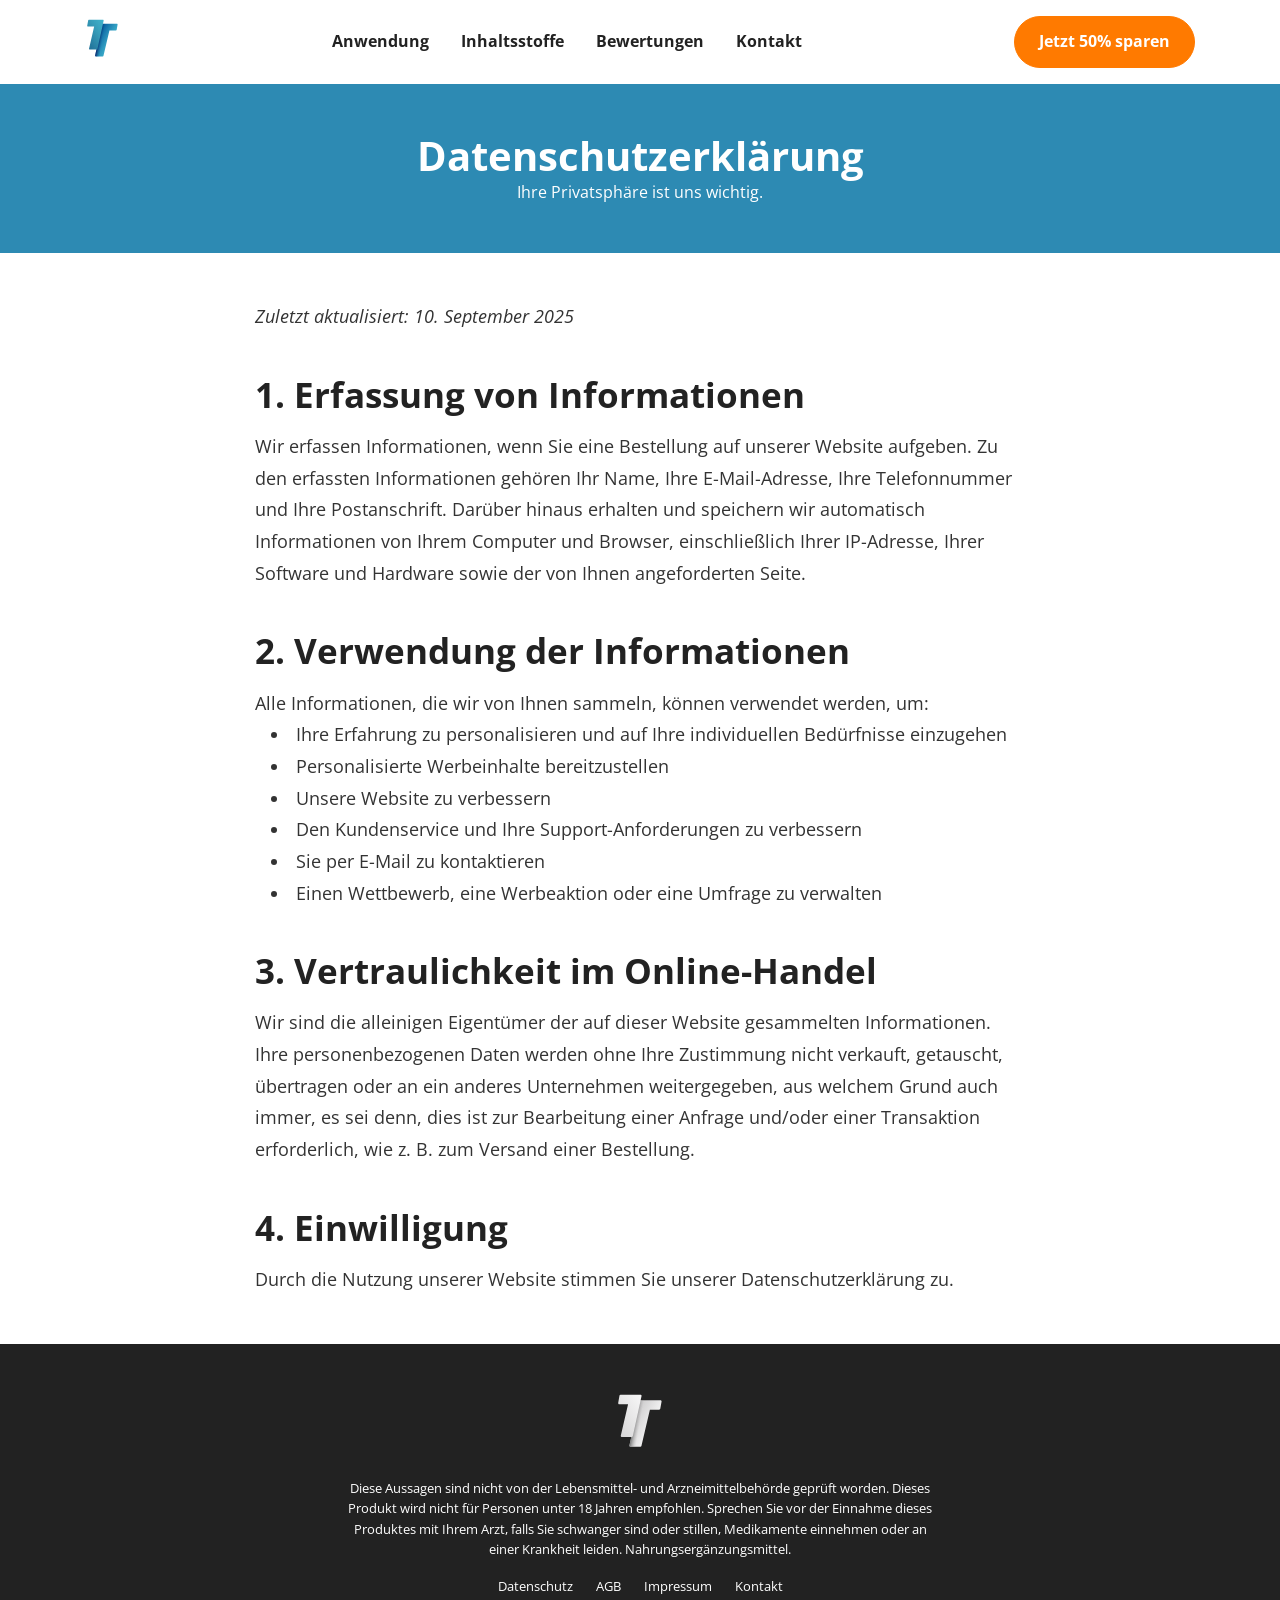
<file: datenschutz.html>
<!DOCTYPE html>
<html lang="de-DE">
<head>
    <meta charset="UTF-8">
    <meta name="viewport" content="width=device-width, initial-scale=1.0">
    <title>Datenschutzerklärung - Teralin Deutschland</title>
    <meta name="description" content="Lesen Sie unsere Datenschutzerklärung, um zu verstehen, wie Teralin Ihre personenbezogenen Daten sammelt, verwendet und schützt.">
    <meta name="robots" content="noindex, follow">
    <link rel="preconnect" href="https://fonts.googleapis.com">
    <link rel="preconnect" href="https://fonts.gstatic.com" crossorigin>
    <link href="https://fonts.googleapis.com/css2?family=Open+Sans:wght@400;700&display=swap" rel="stylesheet">
    <link rel="stylesheet" href="style.css">
    <link rel="icon" type="image/png" href="images/favicon.png">
</head>
<body>

    <header class="main-header">
        <div class="container header-container">
            <a href="/de/" class="logo"><img src="images/logo.svg" alt="Teralin Logo"></a>
            <nav class="desktop-nav">
                <a href="anwendung.html">Anwendung</a>
                <a href="inhaltsstoffe.html">Inhaltsstoffe</a>
                <a href="bewertungen.html">Bewertungen</a>
                <a href="kontakt.html">Kontakt</a>
            </nav>
            <a href="/de/#order-section" class="cta-button header-cta">Jetzt 50% sparen</a>
        </div>
    </header>

    <main>
        <section class="page-header">
            <div class="container">
                <h1>Datenschutzerklärung</h1>
                <p>Ihre Privatsphäre ist uns wichtig.</p>
            </div>
        </section>

        <section class="page-content">
            <div class="container">
                <p><em>Zuletzt aktualisiert: 10. September 2025</em></p>
                <h2>1. Erfassung von Informationen</h2>
                <p>Wir erfassen Informationen, wenn Sie eine Bestellung auf unserer Website aufgeben. Zu den erfassten Informationen gehören Ihr Name, Ihre E-Mail-Adresse, Ihre Telefonnummer und Ihre Postanschrift. Darüber hinaus erhalten und speichern wir automatisch Informationen von Ihrem Computer und Browser, einschließlich Ihrer IP-Adresse, Ihrer Software und Hardware sowie der von Ihnen angeforderten Seite.</p>
                
                <h2>2. Verwendung der Informationen</h2>
                <p>Alle Informationen, die wir von Ihnen sammeln, können verwendet werden, um:</p>
                <ul>
                    <li>Ihre Erfahrung zu personalisieren und auf Ihre individuellen Bedürfnisse einzugehen</li>
                    <li>Personalisierte Werbeinhalte bereitzustellen</li>
                    <li>Unsere Website zu verbessern</li>
                    <li>Den Kundenservice und Ihre Support-Anforderungen zu verbessern</li>
                    <li>Sie per E-Mail zu kontaktieren</li>
                    <li>Einen Wettbewerb, eine Werbeaktion oder eine Umfrage zu verwalten</li>
                </ul>

                <h2>3. Vertraulichkeit im Online-Handel</h2>
                <p>Wir sind die alleinigen Eigentümer der auf dieser Website gesammelten Informationen. Ihre personenbezogenen Daten werden ohne Ihre Zustimmung nicht verkauft, getauscht, übertragen oder an ein anderes Unternehmen weitergegeben, aus welchem Grund auch immer, es sei denn, dies ist zur Bearbeitung einer Anfrage und/oder einer Transaktion erforderlich, wie z. B. zum Versand einer Bestellung.</p>

                <h2>4. Einwilligung</h2>
                <p>Durch die Nutzung unserer Website stimmen Sie unserer Datenschutzerklärung zu.</p>
            </div>
        </section>
    </main>
    
    <footer class="main-footer">
        <div class="container">
             <img src="images/logo-white.svg" alt="Teralin Logo Weiss" class="footer-logo">
             <p>Diese Aussagen sind nicht von der Lebensmittel- und Arzneimittelbehörde geprüft worden. Dieses Produkt wird nicht für Personen unter 18 Jahren empfohlen. Sprechen Sie vor der Einnahme dieses Produktes mit Ihrem Arzt, falls Sie schwanger sind oder stillen, Medikamente einnehmen oder an einer Krankheit leiden. Nahrungsergänzungsmittel.</p>
             <div class="footer-links">
                  <a href="datenschutz.html">Datenschutz</a>
                  <a href="agb.html">AGB</a>
                  <a href="impressum.html">Impressum</a>
                  <a href="kontakt.html">Kontakt</a>
             </div>
        </div>
    </footer>

    <script src="script.js"></script>
</body>
</html>
</file>
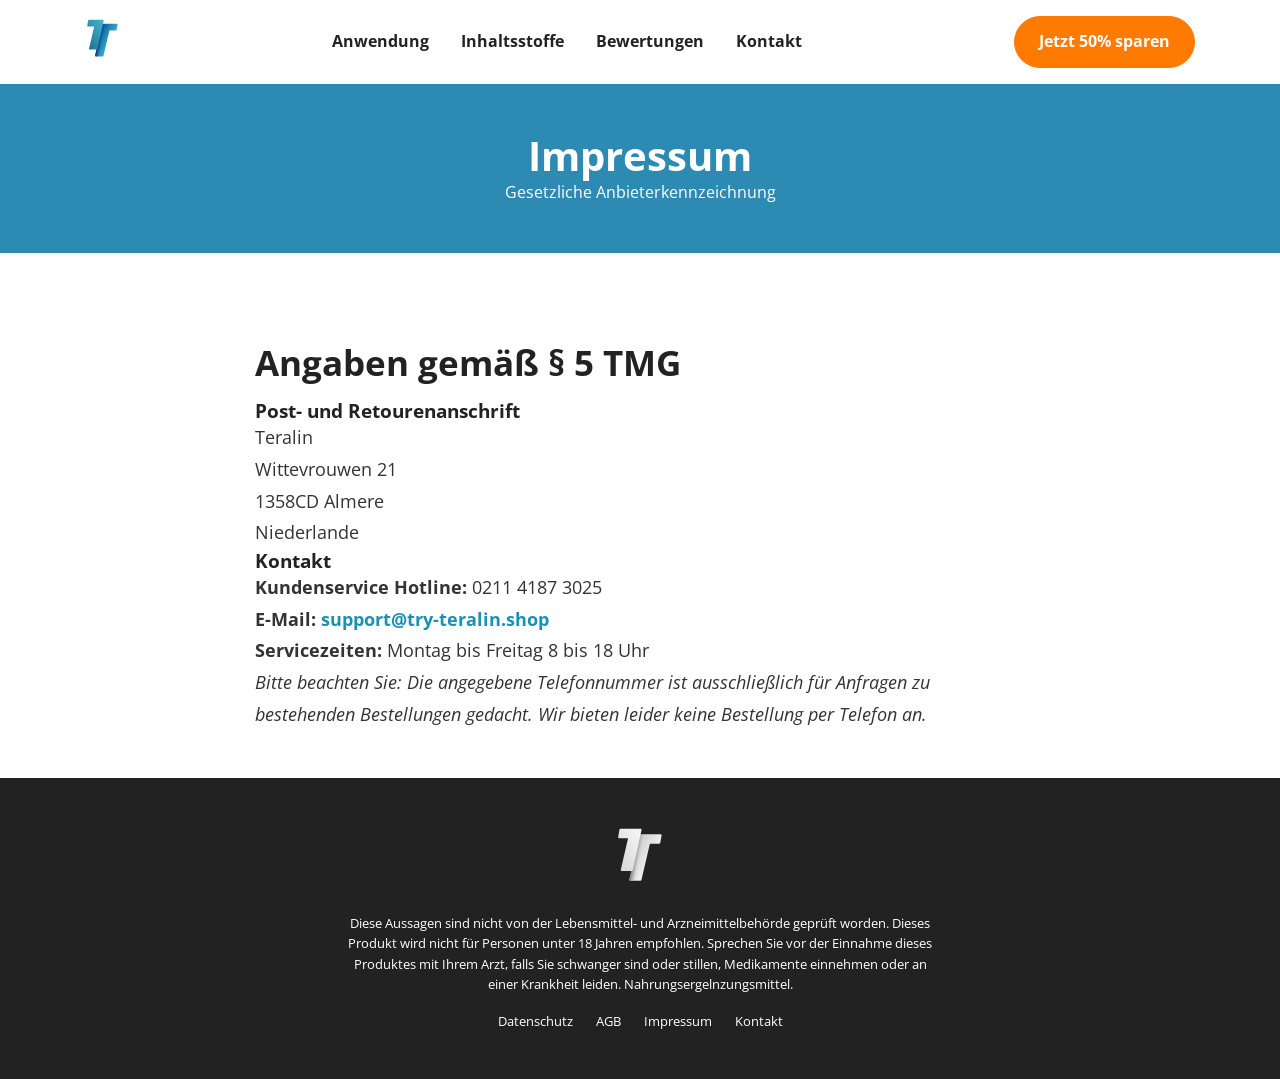
<file: impressum.html>
<!DOCTYPE html>
<html lang="de-DE">
<head>
    <meta charset="UTF-8">
    <meta name="viewport" content="width=device-width, initial-scale=1.0">
    <title>Impressum - Teralin Deutschland</title>
    <meta name="robots" content="noindex, follow">
    <link rel="preconnect" href="https://fonts.googleapis.com">
    <link rel="preconnect" href="https://fonts.gstatic.com" crossorigin>
    <link href="https://fonts.googleapis.com/css2?family=Open+Sans:wght@400;700&display=swap" rel="stylesheet">
    <link rel="stylesheet" href="style.css">
    <link rel="icon" type="image/png" href="images/favicon.png">
</head>
<body>

    <header class="main-header">
        <div class="container header-container">
            <a href="/de/" class="logo"><img src="images/logo.svg" alt="Teralin Logo"></a>
            <nav class="desktop-nav">
                <a href="anwendung.html">Anwendung</a>
                <a href="inhaltsstoffe.html">Inhaltsstoffe</a>
                <a href="bewertungen.html">Bewertungen</a>
                <a href="kontakt.html">Kontakt</a>
            </nav>
            <a href="/de/#order-section" class="cta-button header-cta">Jetzt 50% sparen</a>
        </div>
    </header>

    <main>
        <section class="page-header">
            <div class="container">
                <h1>Impressum</h1>
                <p>Gesetzliche Anbieterkennzeichnung</p>
            </div>
        </section>

        <section class="page-content">
            <div class="container">
                <h2>Angaben gemäß § 5 TMG</h2>
                
                <h3>Post- und Retourenanschrift</h3>
                <p>
                    Teralin<br>
                    Wittevrouwen 21<br>
                    1358CD Almere<br>
                    Niederlande
                </p>

                <h3>Kontakt</h3>
                <p>
                    <strong>Kundenservice Hotline:</strong> 0211 4187 3025<br>
                    <strong>E-Mail:</strong> <a href="mailto:support@try-teralin.shop">support@try-teralin.shop</a>
                </p>
                <p>
                    <strong>Servicezeiten:</strong> Montag bis Freitag 8 bis 18 Uhr
                </p>
                <p>
                    <em>Bitte beachten Sie: Die angegebene Telefonnummer ist ausschließlich für Anfragen zu bestehenden Bestellungen gedacht. Wir bieten leider keine Bestellung per Telefon an.</em>
                </p>

            </div>
        </section>
    </main>
    
    <footer class="main-footer">
        <div class="container">
             <img src="images/logo-white.svg" alt="Teralin Logo Weiss" class="footer-logo">
             <p>Diese Aussagen sind nicht von der Lebensmittel- und Arzneimittelbehörde geprüft worden. Dieses Produkt wird nicht für Personen unter 18 Jahren empfohlen. Sprechen Sie vor der Einnahme dieses Produktes mit Ihrem Arzt, falls Sie schwanger sind oder stillen, Medikamente einnehmen oder an einer Krankheit leiden. Nahrungsergelnzungsmittel.</p>
             <div class="footer-links">
                  <a href="datenschutz.html">Datenschutz</a>
                  <a href="agb.html">AGB</a>
                  <a href="impressum.html">Impressum</a>
                  <a href="kontakt.html">Kontakt</a>
             </div>
        </div>
    </footer>

    <script src="script.js"></script>
</body>
</html>
</file>
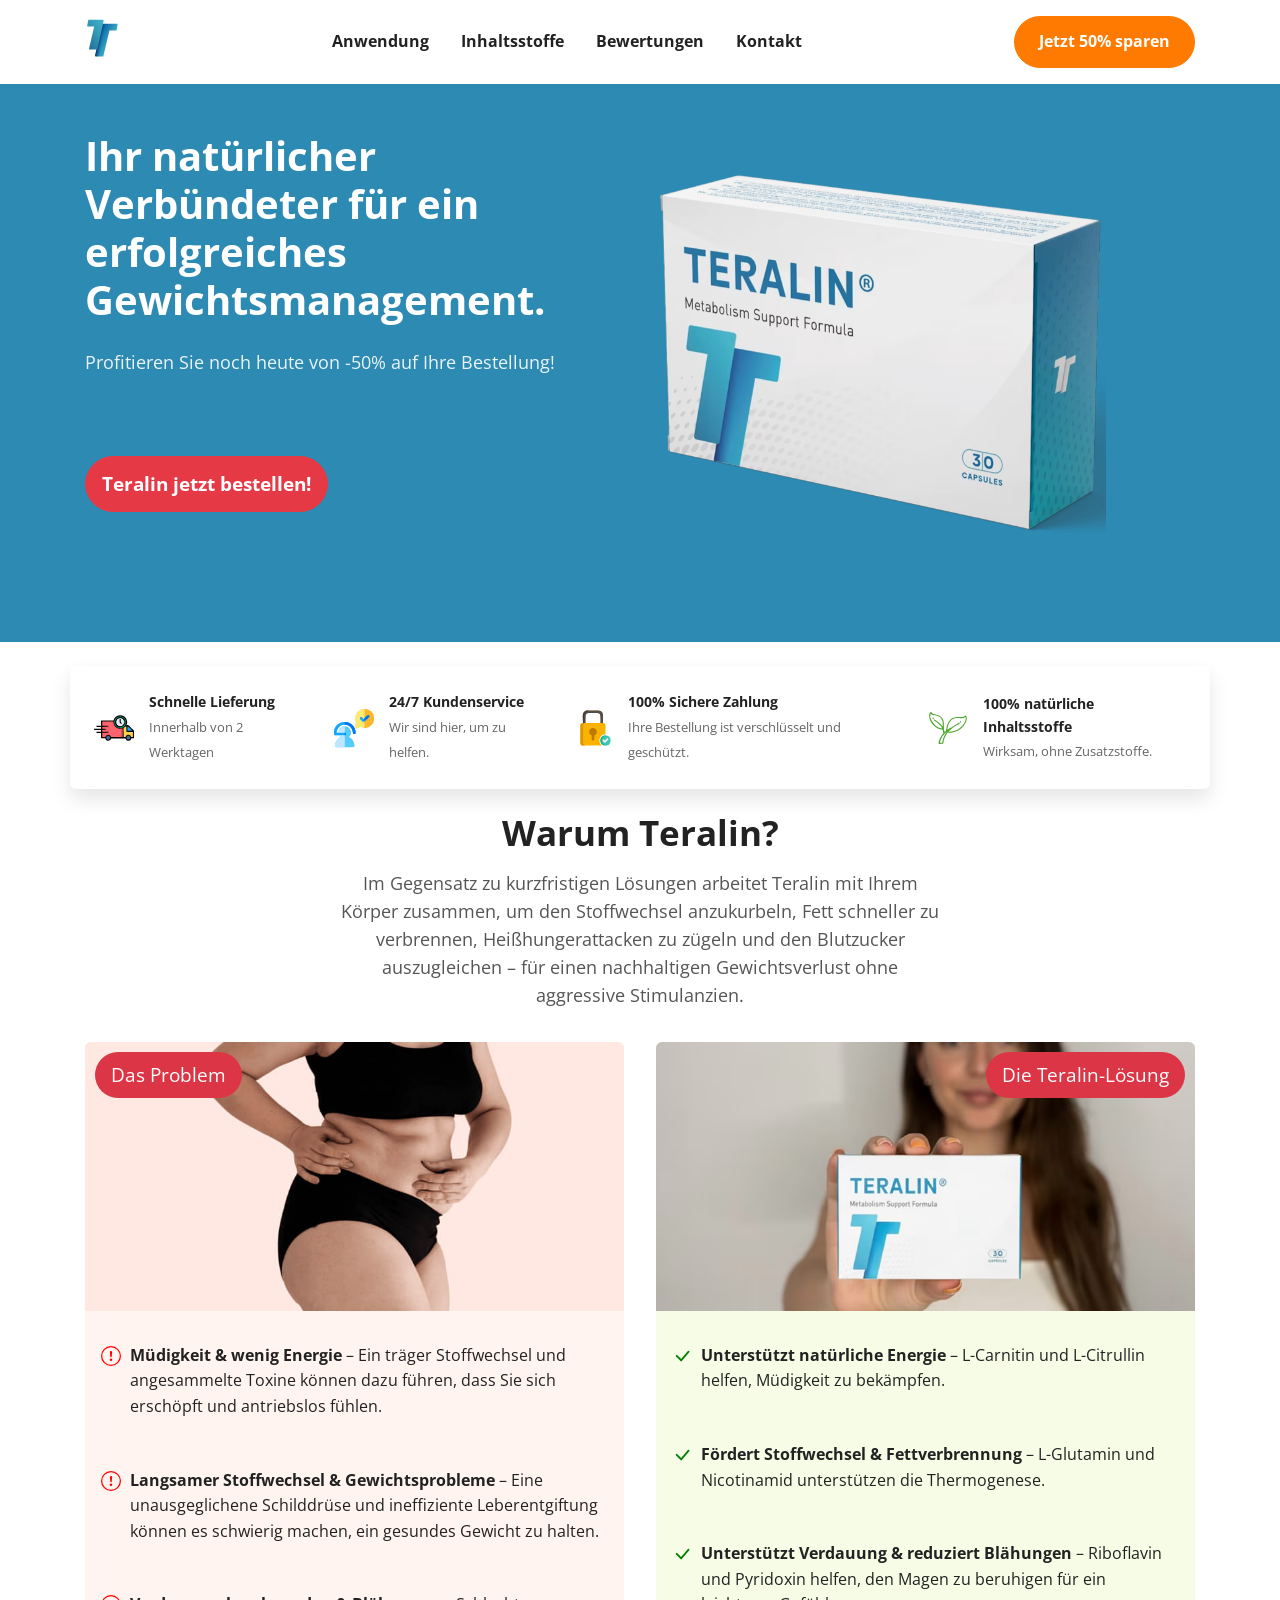
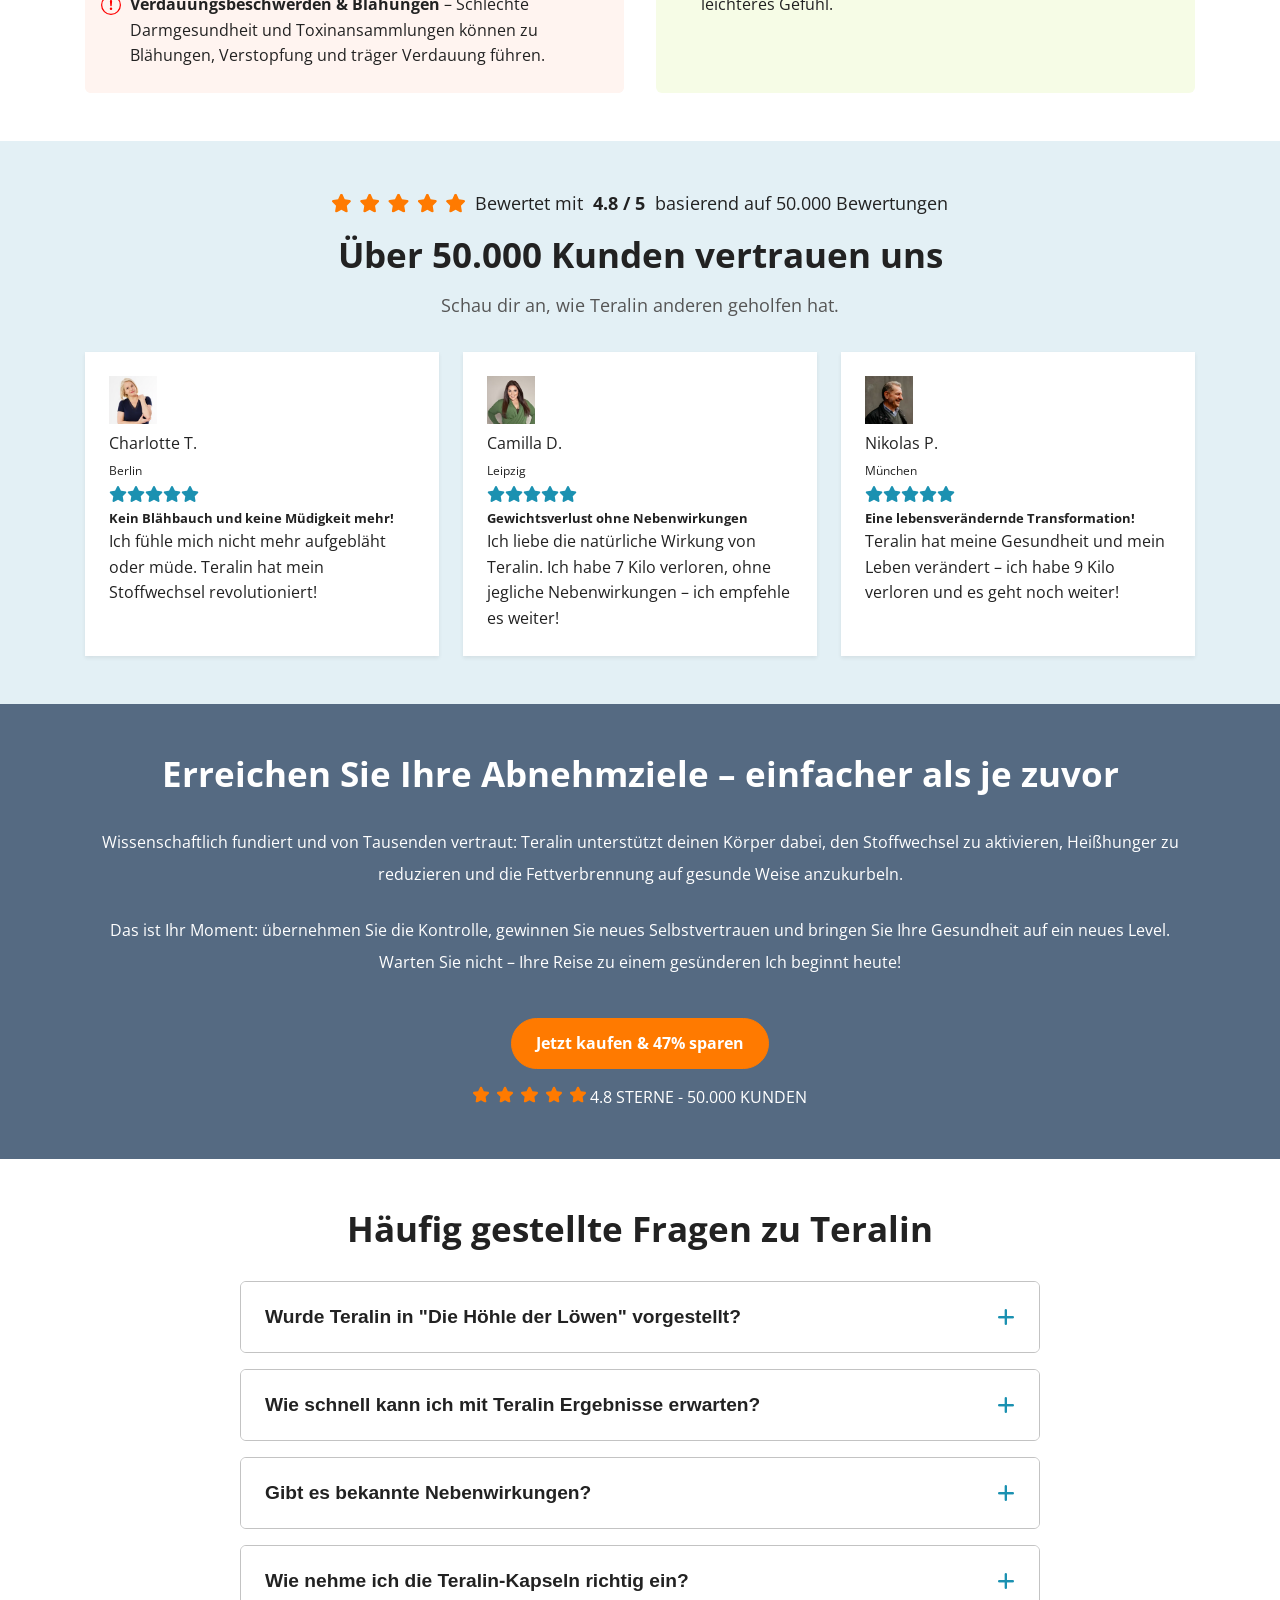
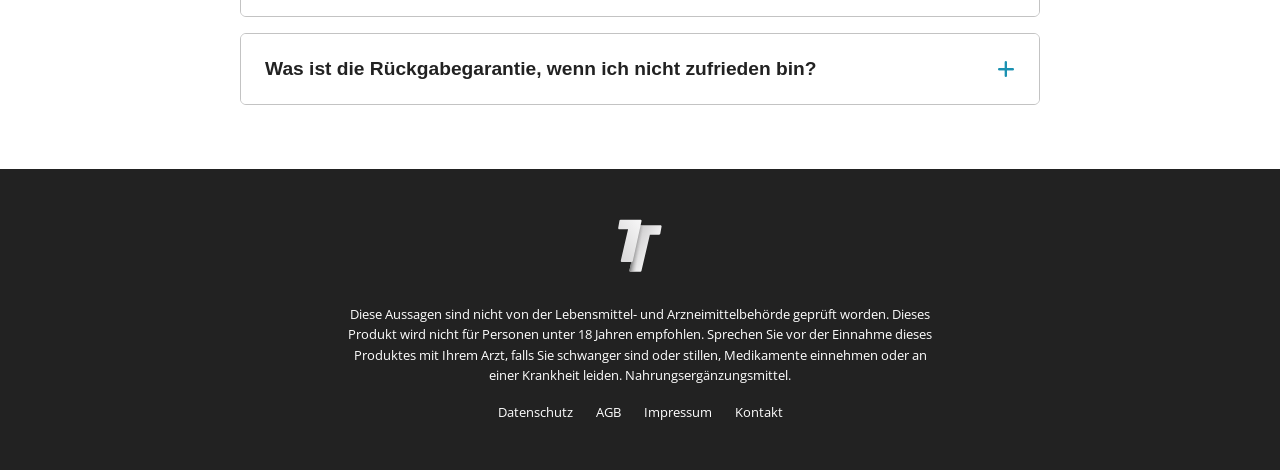
<file: index_old.html>
<!DOCTYPE html>
<html lang="de-DE">
<head>
    <meta charset="UTF-8">
    <meta name="viewport" content="width=device-width, initial-scale=1.0">
    
    <title>Teralin Deutschland - Natürliche Unterstützung für das Gewichtsmanagement | Bewertungen & Preis</title>
    <meta name="description" content="Entdecken Sie Teralin, die natürliche Formel zur Unterstützung des Stoffwechsels. Wirksam für Gewichtsverlust und Wohlbefinden. Schließen Sie sich über 50.000 zufriedenen Kunden in Deutschland an. Lesen Sie die Bewertungen.">
    <meta name="keywords" content="Teralin, Teralin bewertung, Teralin Deutschland, gewichtsverlust, stoffwechsel, nahrungsergänzungsmittel, natürlich, Teralin preis, kaufen Teralin">
    <meta name="robots" content="index, follow">
    
    <link rel="preconnect" href="https://fonts.googleapis.com">
    <link rel="preconnect" href="https://fonts.gstatic.com" crossorigin>
    <link href="https://fonts.googleapis.com/css2?family=Open+Sans:wght@400;700&display=swap" rel="stylesheet">
    
    <link rel="stylesheet" href="https://cdnjs.cloudflare.com/ajax/libs/font-awesome/6.5.2/css/all.min.css">
    
    <link rel="stylesheet" href="style.css">
    
    <link rel="icon" type="image/png" href="images/favicon.png">
</head>
<body>

    <header class="main-header">
        <div class="container header-container">
            <a href="/de/" class="logo">
                <img src="images/logo.svg" alt="Teralin Logo">
            </a>
            <nav class="desktop-nav">
                <a href="anwendung.html">Anwendung</a>
                <a href="inhaltsstoffe.html">Inhaltsstoffe</a>
                <a href="bewertungen.html">Bewertungen</a>
                <a href="kontakt.html">Kontakt</a>
            </nav>
            <a href="#order-section" class="cta-button header-cta">Jetzt 50% sparen</a>
        </div>
    </header>

    <main>
        <section class="hero-section">
            <div class="container hero-container">
                <div class="hero-content">
                    <h1>Ihr natürlicher Verbündeter für ein erfolgreiches Gewichtsmanagement.</h1>
                    <p class="hero-subtitle">Profitieren Sie noch heute von -50% auf Ihre Bestellung!</p>
                </div>
                <div class="hero-image">
                    <img src="images/teralin-box.avif" alt="Teralin Stoffwechsel-Unterstützungs-Formel Box">
                </div>
                <a href="#order-section" class="cta-button hero-main-cta">Teralin jetzt bestellen!</a>
            </div>

            <div class="features-bar">
                <div class="container features-container">
                    <div class="feature-item">
                        <img src="images/icon-truck.svg" alt="Schnelle Lieferung Teralin">
                        <div>
                            <strong>Schnelle Lieferung</strong>
                            <span>Innerhalb von 2 Werktagen</span>
                        </div>
                    </div>
                    <div class="feature-item">
                        <img src="images/icon-headset.svg" alt="Teralin Kundenservice">
                        <div>
                            <strong>24/7 Kundenservice</strong>
                            <span>Wir sind hier, um zu helfen.</span>
                        </div>
                    </div>
                    <div class="feature-item">
                        <img src="images/icon-lock.svg" alt="Sicherer Kauf Teralin">
                        <div>
                            <strong>100% Sichere Zahlung</strong>
                            <span>Ihre Bestellung ist verschlüsselt und geschützt.</span>
                        </div>
                    </div>
                    <div class="feature-item">
                        <img src="images/icon-leaf.svg" alt="Teralin 100% Natürlich">
                        <div>
                            <strong>100% natürliche Inhaltsstoffe</strong>
                            <span>Wirksam, ohne Zusatzstoffe.</span>
                        </div>
                    </div>
                </div>
            </div>
        </section>
        
        
        <section class="why-teralin-section" id="order-section">
            <div class="container">
                <h2>Warum Teralin?</h2>
                <p class="section-subtitle">Im Gegensatz zu kurzfristigen Lösungen arbeitet Teralin mit Ihrem Körper zusammen, um den Stoffwechsel anzukurbeln, Fett schneller zu verbrennen, Heißhungerattacken zu zügeln und den Blutzucker auszugleichen – für einen nachhaltigen Gewichtsverlust ohne aggressive Stimulanzien.</p>
                <div class="problem-solution-grid">
                    <div class="card problem-card">
                        <span class="badge text-bg-danger card-badge-top card-badge-top-left">Das Problem</span><img class="card-img-top" alt="Probleme mit Gewicht und Müdigkeit" src="images/issue.jpg">
                        <ul class="list-group list-group-flush">
                            <li class="list-group-item"><svg xmlns="http://www.w3.org/2000/svg" width="20" height="20" fill="red" class="bi bi-exclamation-circle" viewbox="0 0 16 16"><path d="M8 15A7 7 0 1 1 8 1a7 7 0 0 1 0 14m0 1A8 8 0 1 0 8 0a8 8 0 0 0 0 16"></path><path d="M7.002 11a1 1 0 1 1 2 0 1 1 0 0 1-2 0M7.1 4.995a.905.905 0 1 1 1.8 0l-.35 3.507a.552.552 0 0 1-1.1 0z"></path></svg><strong>Müdigkeit & wenig Energie</strong>&nbsp;–&nbsp;Ein träger Stoffwechsel und angesammelte Toxine können dazu führen, dass Sie sich erschöpft und antriebslos fühlen.</li>
                            <li class="list-group-item"><svg xmlns="http://www.w3.org/2000/svg" width="20" height="20" fill="red" class="bi bi-exclamation-circle" viewbox="0 0 16 16"><path d="M8 15A7 7 0 1 1 8 1a7 7 0 0 1 0 14m0 1A8 8 0 1 0 8 0a8 8 0 0 0 0 16"></path><path d="M7.002 11a1 1 0 1 1 2 0 1 1 0 0 1-2 0M7.1 4.995a.905.905 0 1 1 1.8 0l-.35 3.507a.552.552 0 0 1-1.1 0z"></path></svg><strong>Langsamer Stoffwechsel & Gewichtsprobleme</strong>&nbsp;–&nbsp;Eine unausgeglichene Schilddrüse und ineffiziente Leberentgiftung können es schwierig machen, ein gesundes Gewicht zu halten.</li>
                            <li class="list-group-item"><svg xmlns="http://www.w3.org/2000/svg" width="20" height="20" fill="red" class="bi bi-exclamation-circle" viewbox="0 0 16 16"><path d="M8 15A7 7 0 1 1 8 1a7 7 0 0 1 0 14m0 1A8 8 0 1 0 8 0a8 8 0 0 0 0 16"></path><path d="M7.002 11a1 1 0 1 1 2 0 1 1 0 0 1-2 0M7.1 4.995a.905.905 0 1 1 1.8 0l-.35 3.507a.552.552 0 0 1-1.1 0z"></path></svg><strong>Verdauungsbeschwerden & Blähungen</strong>&nbsp;–&nbsp;Schlechte Darmgesundheit und Toxinansammlungen können zu Blähungen, Verstopfung und träger Verdauung führen.</li>
                        </ul>
                    </div>
                    <div class="card solution-card">
                        <span class="badge text-bg-success card-badge-top card-badge-top-right">Die Teralin-Lösung</span><img class="card-img-top" alt="Teralin Lösung für Energie" src="images/solution.avif">
                        <ul class="list-group list-group-flush">
                            <li class="list-group-item"><svg xmlns="http://www.w3.org/2000/svg" width="20" height="20" fill="green" class="bi bi-check-lg" viewbox="0 0 16 16"><path d="M12.736 3.97a.733.733 0 0 1 1.047 0c.286.289.29.756.01 1.05L7.88 12.01a.733.733 0 0 1-1.065.02L3.217 8.384a.757.757 0 0 1 0-1.06.733.733 0 0 1 1.047 0l3.052 3.093 5.4-6.425z"></path></svg><strong>Unterstützt natürliche Energie</strong>&nbsp;–&nbsp;L-Carnitin und L-Citrullin helfen, Müdigkeit zu bekämpfen.</li>
                            <li class="list-group-item"><svg xmlns="http://www.w3.org/2000/svg" width="20" height="20" fill="green" class="bi bi-check-lg" viewbox="0 0 16 16"><path d="M12.736 3.97a.733.733 0 0 1 1.047 0c.286.289.29.756.01 1.05L7.88 12.01a.733.733 0 0 1-1.065.02L3.217 8.384a.757.757 0 0 1 0-1.06.733.733 0 0 1 1.047 0l3.052 3.093 5.4-6.425z"></path></svg><strong>Fördert Stoffwechsel & Fettverbrennung</strong>&nbsp;–&nbsp;L-Glutamin und Nicotinamid unterstützen die Thermogenese.</li>
                            <li class="list-group-item"><svg xmlns="http://www.w3.org/2000/svg" width="20" height="20" fill="green" class="bi bi-check-lg" viewbox="0 0 16 16"><path d="M12.736 3.97a.733.733 0 0 1 1.047 0c.286.289.29.756.01 1.05L7.88 12.01a.733.733 0 0 1-1.065.02L3.217 8.384a.757.757 0 0 1 0-1.06.733.733 0 0 1 1.047 0l3.052 3.093 5.4-6.425z"></path></svg><strong>Unterstützt Verdauung & reduziert Blähungen</strong>&nbsp;–&nbsp;Riboflavin und Pyridoxin helfen, den Magen zu beruhigen für ein leichteres Gefühl.</li>
                        </ul>
                    </div>
                </div>
            </div>
        </section>

        <section class="testimonials-section">
            <div class="container">
                <div class="rating-summary">
                    <img src="images/Stars.svg" alt="5 Sterne Teralin">
                    Bewertet mit <strong>4.8 / 5</strong> basierend auf 50.000 Bewertungen
                </div>
                <h2>Über 50.000 Kunden vertrauen uns</h2>
                <p class="section-subtitle">Schau dir an, wie Teralin anderen geholfen hat.</p>
                <div class="testimonials-grid">
                    <div class="testimonial-card"><div class="d-flex align-items-center"><img src="images/author6.jpg" class="rounded-circle me-3" alt="Bewertung Teralin Charlotte T." width="48" height="48"><div><div class="fw-bold">Charlotte T.</div><div class="d-flex align-items-center"><span style="font-size: 12px;">Berlin</span></div></div></div><div class="d-flex mt-3"><i class="fa fa-star text-primary me-1"></i><i class="fa fa-star text-primary me-1"></i><i class="fa fa-star text-primary me-1"></i><i class="fa fa-star text-primary me-1"></i><i class="fa fa-star text-primary me-1"></i></div><h5 class="mt-3">Kein Blähbauch und keine Müdigkeit mehr!</h5><p class="mb-0">Ich fühle mich nicht mehr aufgebläht oder müde. Teralin hat mein Stoffwechsel revolutioniert!</p></div>
                    <div class="testimonial-card"><div class="d-flex align-items-center"><img src="images/author5.jpg" class="rounded-circle me-3" alt="Bewertung Teralin Camilla D." width="48" height="48"><div><div class="fw-bold">Camilla D.</div><div class="d-flex align-items-center"><span style="font-size: 12px;">Leipzig</span></div></div></div><div class="d-flex mt-3"><i class="fa fa-star text-primary me-1"></i><i class="fa fa-star text-primary me-1"></i><i class="fa fa-star text-primary me-1"></i><i class="fa fa-star text-primary me-1"></i><i class="fa fa-star text-primary me-1"></i></div><h5 class="mt-3">Gewichtsverlust ohne Nebenwirkungen</h5><p class="mb-0">Ich liebe die natürliche Wirkung von Teralin. Ich habe 7 Kilo verloren, ohne jegliche Nebenwirkungen – ich empfehle es weiter!</p></div>
                    <div class="testimonial-card"><div class="d-flex align-items-center"><img src="images/author4.jpg" class="rounded-circle me-3" alt="Bewertung Teralin Nikolas P." width="48" height="48"><div><div class="fw-bold">Nikolas P.</div><div class="d-flex align-items-center"><span style="font-size: 12px;">München</span></div></div></div><div class="d-flex mt-3"><i class="fa fa-star text-primary me-1"></i><i class="fa fa-star text-primary me-1"></i><i class="fa fa-star text-primary me-1"></i><i class="fa fa-star text-primary me-1"></i><i class="fa fa-star text-primary me-1"></i></div><h5 class="mt-3">Eine lebensverändernde Transformation!</h5><p class="mb-0">Teralin hat meine Gesundheit und mein Leben verändert – ich habe 9 Kilo verloren und es geht noch weiter!</p></div>
                </div>
            </div>
        </section>
        
        <section class="final-cta-section">
            <div class="container">
                <h2 class="text-white mb-4">Erreichen Sie Ihre Abnehmziele – einfacher als je zuvor</h2>
                <p>Wissenschaftlich fundiert und von Tausenden vertraut: Teralin unterstützt deinen Körper dabei, den Stoffwechsel zu aktivieren, Heißhunger zu reduzieren und die Fettverbrennung auf gesunde Weise anzukurbeln.</p>
                <p>Das ist Ihr Moment: übernehmen Sie die Kontrolle, gewinnen Sie neues Selbstvertrauen und bringen Sie Ihre Gesundheit auf ein neues Level. Warten Sie nicht – Ihre Reise zu einem gesünderen Ich beginnt heute!</p>
                <a href="#order-section" class="cta-button">Jetzt kaufen & 47% sparen</a>
                <div class="mt-3 d-flex justify-content-center align-items-center mb-3"><img class="me-2" src="images/Stars.svg" alt="stars"> 4.8 STERNE - 50.000 KUNDEN</div>
            </div>
        </section>
        
        <section class="faq-section">
                     <div class="container">
                        <h2>Häufig gestellte Fragen zu Teralin</h2>
                        <div class="accordion">
                            <div class="accordion-item">
                                <button class="accordion-header">Wurde Teralin in "Die Höhle der Löwen" vorgestellt?</button>
                                <div class="accordion-content">
                                    <p>Teralin hat online für viel Gesprächsstoff gesorgt, was zu Fragen über einen möglichen Auftritt in TV-Shows wie "Die Höhle der Löwen" geführt hat. Um es klarzustellen: Teralin wurde bisher nicht offiziell in dieser Sendung vorgestellt. Unsere wachsende Popularität verdanken wir den echten, positiven Ergebnissen unserer über 50.000 Kunden und der Mundpropaganda, die daraus entsteht. Wir konzentrieren uns darauf, eine qualitativ hochwertige, natürliche Formel zu liefern, die für sich selbst spricht.</p>
                                </div>
                            </div>
                            <div class="accordion-item">
                                <button class="accordion-header">Wie schnell kann ich mit Teralin Ergebnisse erwarten?</button>
                                <div class="accordion-content">
                                    <p>Die Wirkung von Teralin ist individuell, aber viele Anwender berichten von einem spürbaren Anstieg ihrer Energie und einem verbesserten Wohlbefinden bereits nach wenigen Tagen. Für sichtbare Ergebnisse beim Gewichtsmanagement empfehlen wir eine konsequente Anwendung von mindestens 30 Tagen. Dies gibt Ihrem Körper die nötige Zeit, sich auf die natürlichen Inhaltsstoffe einzustellen und den Stoffwechsel effektiv zu optimieren.</p>
                                </div>
                            </div>
                            <div class="accordion-item">
                                <button class="accordion-header">Gibt es bekannte Nebenwirkungen?</button>
                                <div class="accordion-content">
                                    <p>Teralin wird mit rein natürlichen Inhaltsstoffen formuliert und ist für seine hohe Verträglichkeit bekannt. Nebenwirkungen sind sehr selten. Wie bei jedem Nahrungsergänzungsmittel können Personen mit spezifischen Allergien oder Vorerkrankungen empfindlich reagieren. Wir empfehlen daher, vor der Einnahme die Liste der Inhaltsstoffe zu prüfen und bei Bedenken oder bestehenden medizinischen Behandlungen Rücksprache mit Ihrem Arzt zu halten.</p>
                                </div>
                            </div>
                             <div class="accordion-item">
                                <button class="accordion-header">Wie nehme ich die Teralin-Kapseln richtig ein?</button>
                                <div class="accordion-content">
                                    <p>Für optimale Ergebnisse empfehlen wir die Einnahme von einer Kapsel Teralin täglich, vorzugsweise vor einer Hauptmahlzeit mit zwei großen Gläsern Wasser. Dies stellt sicher, dass die Wirkstoffe effektiv vom Körper aufgenommen werden und über den Tag hinweg ihre volle Wirkung entfalten können. Regelmäßigkeit ist der Schlüssel zum Erfolg.</p>
                                </div>
                            </div>
                            <div class="accordion-item">
                                <button class="accordion-header">Was ist die Rückgabegarantie, wenn ich nicht zufrieden bin?</button>
                                <div class="accordion-content">
                                    <p>Ihre Zufriedenheit mit Teralin ist unsere oberste Priorität. Wir sind von unserem Produkt so überzeugt, dass wir eine 60-tägige Geld-zurück-Garantie anbieten. Wenn Sie aus irgendeinem Grund nicht mit Ihren Ergebnissen zufrieden sind, können Sie das Produkt innerhalb von 60 Tagen zurücksenden und erhalten eine vollständige Rückerstattung gemäß unseren Allgemeinen Geschäftsbedingungen.</p>
                                </div>
                            </div>
                        </div>
                     </div>
                </section>
    </main>
    
    <footer class="main-footer">
        <div class="container">
             <img src="images/logo-white.svg" alt="Teralin Logo Weiss" class="footer-logo">
             <p>Diese Aussagen sind nicht von der Lebensmittel- und Arzneimittelbehörde geprüft worden. Dieses Produkt wird nicht für Personen unter 18 Jahren empfohlen. Sprechen Sie vor der Einnahme dieses Produktes mit Ihrem Arzt, falls Sie schwanger sind oder stillen, Medikamente einnehmen oder an einer Krankheit leiden. Nahrungsergänzungsmittel.</p>
             <div class="footer-links">
                  <a href="datenschutz.html">Datenschutz</a>
                  <a href="agb.html">AGB</a>
                  <a href="impressum.html">Impressum</a>
                  <a href="kontakt.html">Kontakt</a>
             </div>
        </div>
    </footer>

    <script src="script.js"></script>

</body>
</html>
</file>
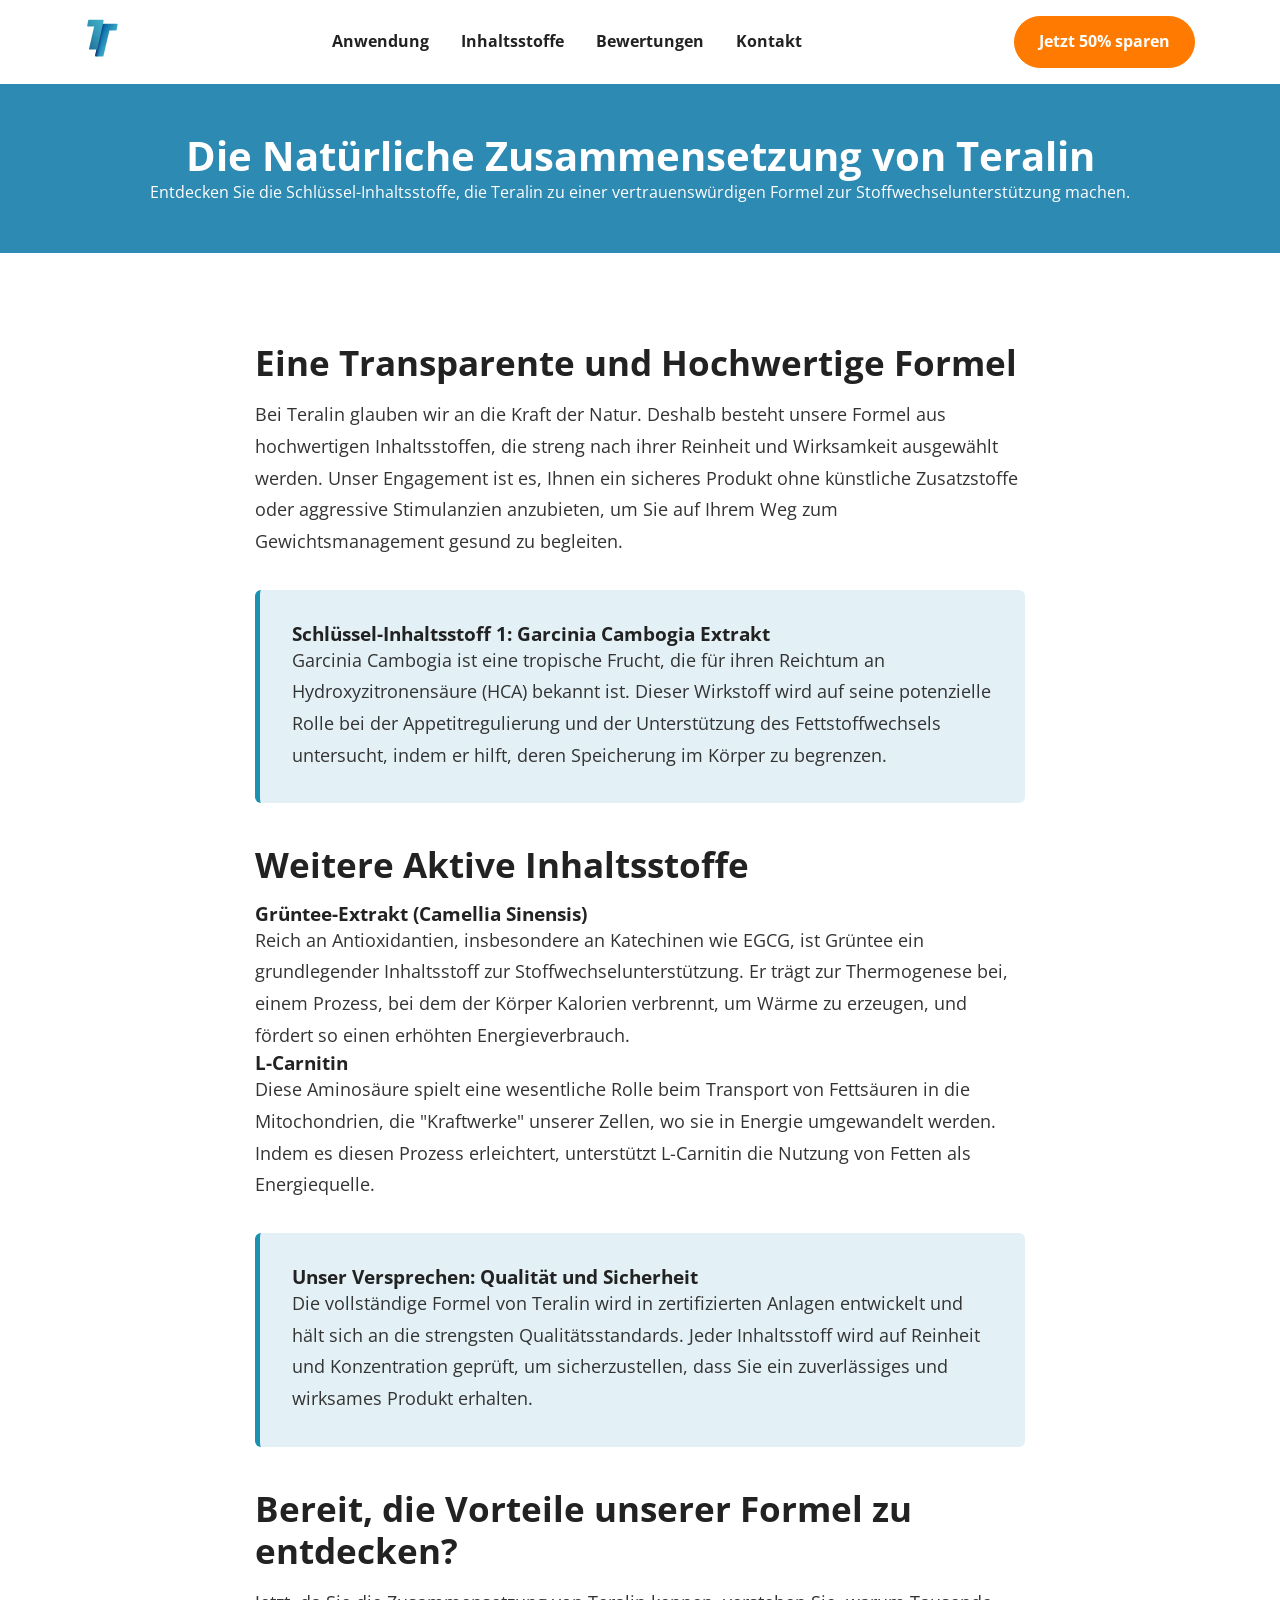
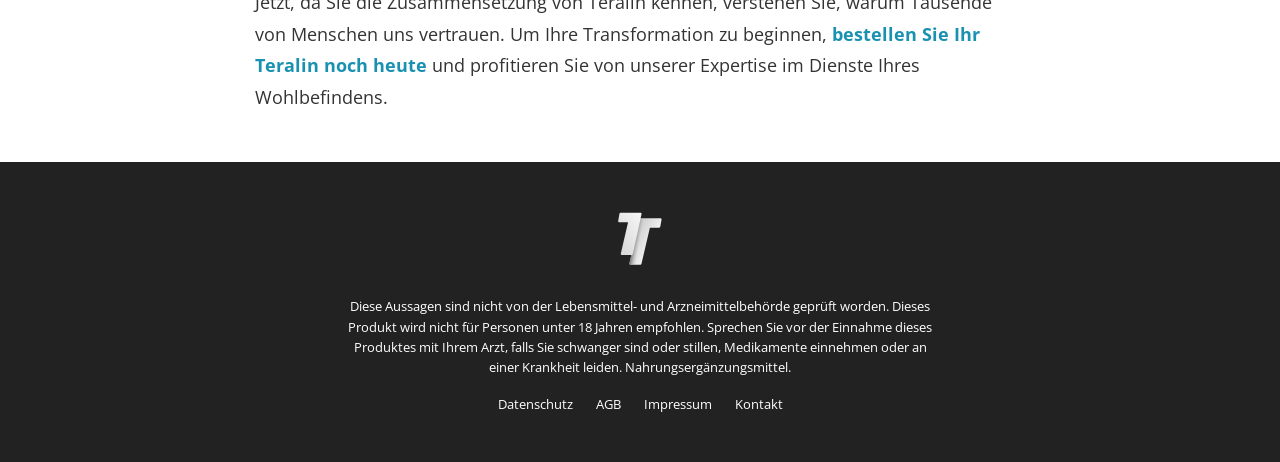
<file: inhaltsstoffe.html>
<!DOCTYPE html>
<html lang="de-DE">
<head>
    <meta charset="UTF-8">
    <meta name="viewport" content="width=device-width, initial-scale=1.0">

    <title>Teralin Inhaltsstoffe - Natürliche Formel & Zusammensetzung</title>
    <meta name="description" content="Erkunden Sie die Zusammensetzung von Teralin. Entdecken Sie die natürlichen Inhaltsstoffe unserer Formel, die zur Unterstützung des Stoffwechsels und des Gewichtsmanagements entwickelt wurde.">
    <meta name="keywords" content="Teralin Inhaltsstoffe, Zusammensetzung Teralin, Teralin Formel, natürliche Inhaltsstoffe, Gewichtsverlust">
    <meta name="robots" content="index, follow">

    <link rel="preconnect" href="https://fonts.googleapis.com">
    <link rel="preconnect" href="https://fonts.gstatic.com" crossorigin>
    <link href="https://fonts.googleapis.com/css2?family=Open+Sans:wght@400;700&display=swap" rel="stylesheet">

    <link rel="stylesheet" href="https://cdnjs.cloudflare.com/ajax/libs/font-awesome/6.5.2/css/all.min.css">

    <link rel="stylesheet" href="style.css">

    <link rel="icon" type="image/png" href="images/favicon.png">
</head>
<body>

    <header class="main-header">
        <div class="container header-container">
            <a href="/de/" class="logo">
                <img src="images/logo.svg" alt="Teralin Logo">
            </a>
            <nav class="desktop-nav">
                <a href="anwendung.html">Anwendung</a>
                <a href="inhaltsstoffe.html">Inhaltsstoffe</a>
                <a href="bewertungen.html">Bewertungen</a>
                <a href="kontakt.html">Kontakt</a>
            </nav>
            <a href="/de/#order-section" class="cta-button header-cta">Jetzt 50% sparen</a>
        </div>
    </header>

    <main>
        <section class="page-header">
            <div class="container">
                <h1>Die Natürliche Zusammensetzung von Teralin</h1>
                <p>Entdecken Sie die Schlüssel-Inhaltsstoffe, die Teralin zu einer vertrauenswürdigen Formel zur Stoffwechselunterstützung machen.</p>
            </div>
        </section>

        <section class="page-content">
            <div class="container">
                <h2>Eine Transparente und Hochwertige Formel</h2>
                <p>Bei Teralin glauben wir an die Kraft der Natur. Deshalb besteht unsere Formel aus hochwertigen Inhaltsstoffen, die streng nach ihrer Reinheit und Wirksamkeit ausgewählt werden. Unser Engagement ist es, Ihnen ein sicheres Produkt ohne künstliche Zusatzstoffe oder aggressive Stimulanzien anzubieten, um Sie auf Ihrem Weg zum Gewichtsmanagement gesund zu begleiten.</p>

                <div class="content-box">
                    <h3>Schlüssel-Inhaltsstoff 1: Garcinia Cambogia Extrakt</h3>
                    <p>Garcinia Cambogia ist eine tropische Frucht, die für ihren Reichtum an Hydroxyzitronensäure (HCA) bekannt ist. Dieser Wirkstoff wird auf seine potenzielle Rolle bei der Appetitregulierung und der Unterstützung des Fettstoffwechsels untersucht, indem er hilft, deren Speicherung im Körper zu begrenzen.</p>
                </div>

                <h2>Weitere Aktive Inhaltsstoffe</h2>
                
                <h3>Grüntee-Extrakt (Camellia Sinensis)</h3>
                <p>Reich an Antioxidantien, insbesondere an Katechinen wie EGCG, ist Grüntee ein grundlegender Inhaltsstoff zur Stoffwechselunterstützung. Er trägt zur Thermogenese bei, einem Prozess, bei dem der Körper Kalorien verbrennt, um Wärme zu erzeugen, und fördert so einen erhöhten Energieverbrauch.</p>

                <h3>L-Carnitin</h3>
                <p>Diese Aminosäure spielt eine wesentliche Rolle beim Transport von Fettsäuren in die Mitochondrien, die "Kraftwerke" unserer Zellen, wo sie in Energie umgewandelt werden. Indem es diesen Prozess erleichtert, unterstützt L-Carnitin die Nutzung von Fetten als Energiequelle.</p>

                <div class="content-box">
                    <h3>Unser Versprechen: Qualität und Sicherheit</h3>
                    <p>Die vollständige Formel von Teralin wird in zertifizierten Anlagen entwickelt und hält sich an die strengsten Qualitätsstandards. Jeder Inhaltsstoff wird auf Reinheit und Konzentration geprüft, um sicherzustellen, dass Sie ein zuverlässiges und wirksames Produkt erhalten.</p>
                </div>

                <h2>Bereit, die Vorteile unserer Formel zu entdecken?</h2>
                <p>Jetzt, da Sie die Zusammensetzung von Teralin kennen, verstehen Sie, warum Tausende von Menschen uns vertrauen. Um Ihre Transformation zu beginnen, <a href="/de/#order-section">bestellen Sie Ihr Teralin noch heute</a> und profitieren Sie von unserer Expertise im Dienste Ihres Wohlbefindens.</p>
            </div>
        </section>
    </main>

    <footer class="main-footer">
        <div class="container">
             <img src="images/logo-white.svg" alt="Teralin Logo Weiss" class="footer-logo">
             <p>Diese Aussagen sind nicht von der Lebensmittel- und Arzneimittelbehörde geprüft worden. Dieses Produkt wird nicht für Personen unter 18 Jahren empfohlen. Sprechen Sie vor der Einnahme dieses Produktes mit Ihrem Arzt, falls Sie schwanger sind oder stillen, Medikamente einnehmen oder an einer Krankheit leiden. Nahrungsergänzungsmittel.</p>
             <div class="footer-links">
                  <a href="datenschutz.html">Datenschutz</a>
                  <a href="agb.html">AGB</a>
                  <a href="impressum.html">Impressum</a>
                  <a href="kontakt.html">Kontakt</a>
             </div>
        </div>
    </footer>

    <script src="script.js"></script>

</body>
</html>
</file>
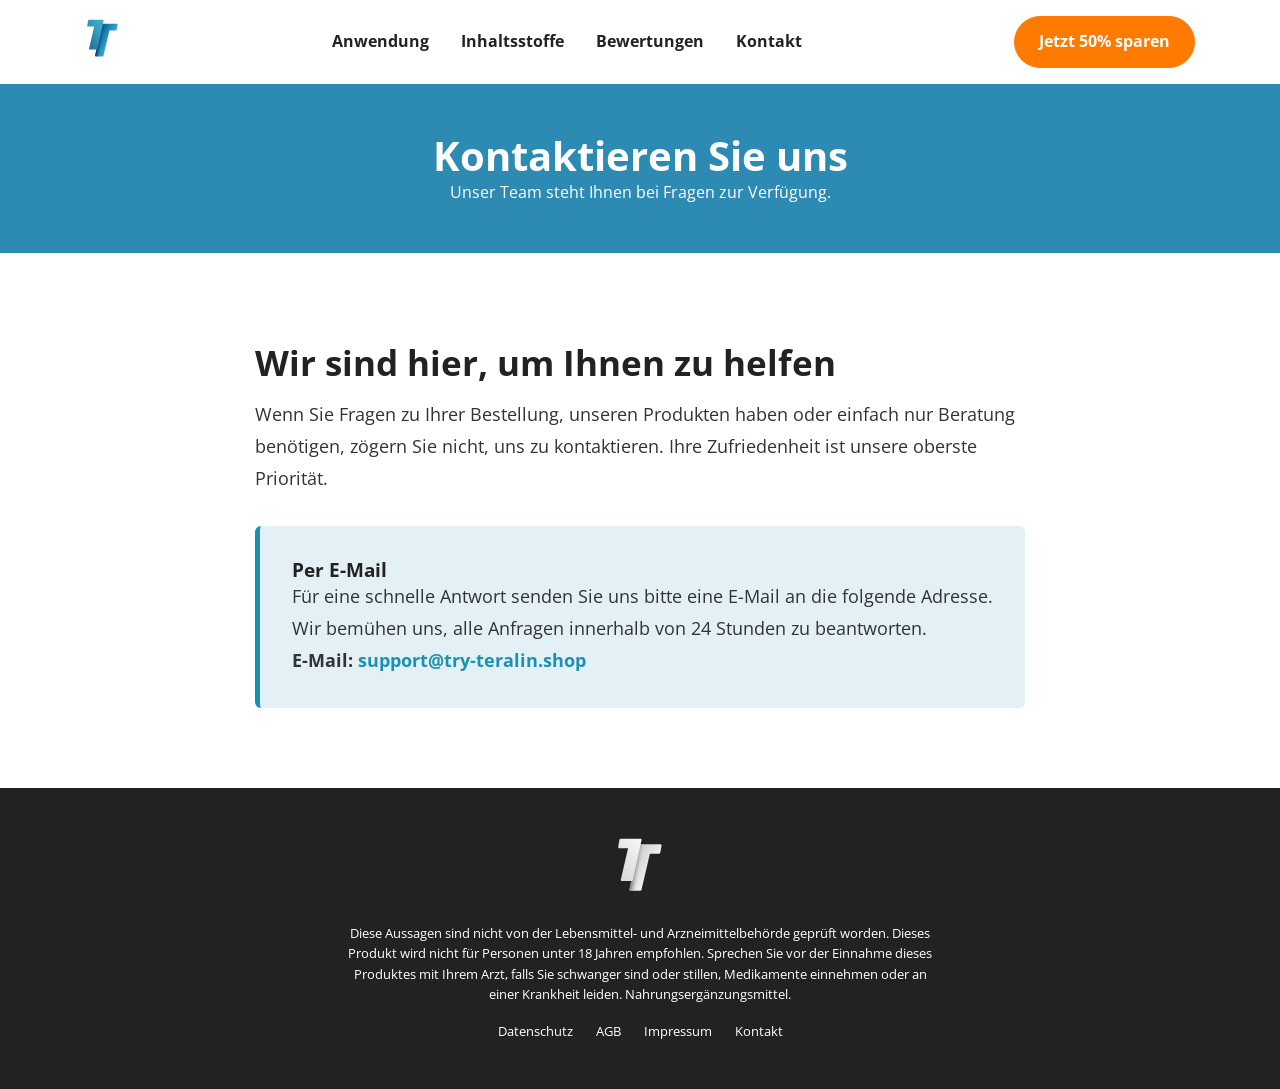
<file: kontakt.html>
<!DOCTYPE html>
<html lang="de-DE">
<head>
    <meta charset="UTF-8">
    <meta name="viewport" content="width=device-width, initial-scale=1.0">
    <title>Kontakt - Teralin Kundenservice</title>
    <meta name="description" content="Kontaktieren Sie den Kundenservice von Teralin. Wir stehen Ihnen für alle Fragen zu unseren Produkten, Ihrer Bestellung oder unserer Rückgaberichtlinie zur Verfügung.">
    <meta name="robots" content="index, follow">
    <link rel="preconnect" href="https://fonts.googleapis.com">
    <link rel="preconnect" href="https://fonts.gstatic.com" crossorigin>
    <link href="https://fonts.googleapis.com/css2?family=Open+Sans:wght@400;700&display=swap" rel="stylesheet">
    <link rel="stylesheet" href="https://cdnjs.cloudflare.com/ajax/libs/font-awesome/6.5.2/css/all.min.css">
    <link rel="stylesheet" href="style.css">
    <link rel="icon" type="image/png" href="images/favicon.png">
</head>
<body>

    <header class="main-header">
        <div class="container header-container">
            <a href="/de/" class="logo"><img src="images/logo.svg" alt="Teralin Logo"></a>
            <nav class="desktop-nav">
                <a href="anwendung.html">Anwendung</a>
                <a href="inhaltsstoffe.html">Inhaltsstoffe</a>
                <a href="bewertungen.html">Bewertungen</a>
                <a href="kontakt.html">Kontakt</a>
            </nav>
            <a href="/de/#order-section" class="cta-button header-cta">Jetzt 50% sparen</a>
        </div>
    </header>

    <main>
        <section class="page-header">
            <div class="container">
                <h1>Kontaktieren Sie uns</h1>
                <p>Unser Team steht Ihnen bei Fragen zur Verfügung.</p>
            </div>
        </section>

        <section class="page-content">
            <div class="container">
                <h2>Wir sind hier, um Ihnen zu helfen</h2>
                <p>Wenn Sie Fragen zu Ihrer Bestellung, unseren Produkten haben oder einfach nur Beratung benötigen, zögern Sie nicht, uns zu kontaktieren. Ihre Zufriedenheit ist unsere oberste Priorität.</p>
                
                <div class="content-box">
                    <h3>Per E-Mail</h3>
                    <p>Für eine schnelle Antwort senden Sie uns bitte eine E-Mail an die folgende Adresse. Wir bemühen uns, alle Anfragen innerhalb von 24 Stunden zu beantworten.</p>
                    <p><strong>E-Mail:</strong> <a href="mailto:support@try-teralin.shop">support@try-teralin.shop</a></p>
                </div>

               
               
            </div>
        </section>
    </main>
    
    <footer class="main-footer">
        <div class="container">
             <img src="images/logo-white.svg" alt="Teralin Logo Weiss" class="footer-logo">
             <p>Diese Aussagen sind nicht von der Lebensmittel- und Arzneimittelbehörde geprüft worden. Dieses Produkt wird nicht für Personen unter 18 Jahren empfohlen. Sprechen Sie vor der Einnahme dieses Produktes mit Ihrem Arzt, falls Sie schwanger sind oder stillen, Medikamente einnehmen oder an einer Krankheit leiden. Nahrungsergänzungsmittel.</p>
             <div class="footer-links">
                  <a href="datenschutz.html">Datenschutz</a>
                  <a href="agb.html">AGB</a>
                  <a href="impressum.html">Impressum</a>
                  <a href="kontakt.html">Kontakt</a>
             </div>
        </div>
    </footer>

    <script src="script.js"></script>
</body>
</html>
</file>
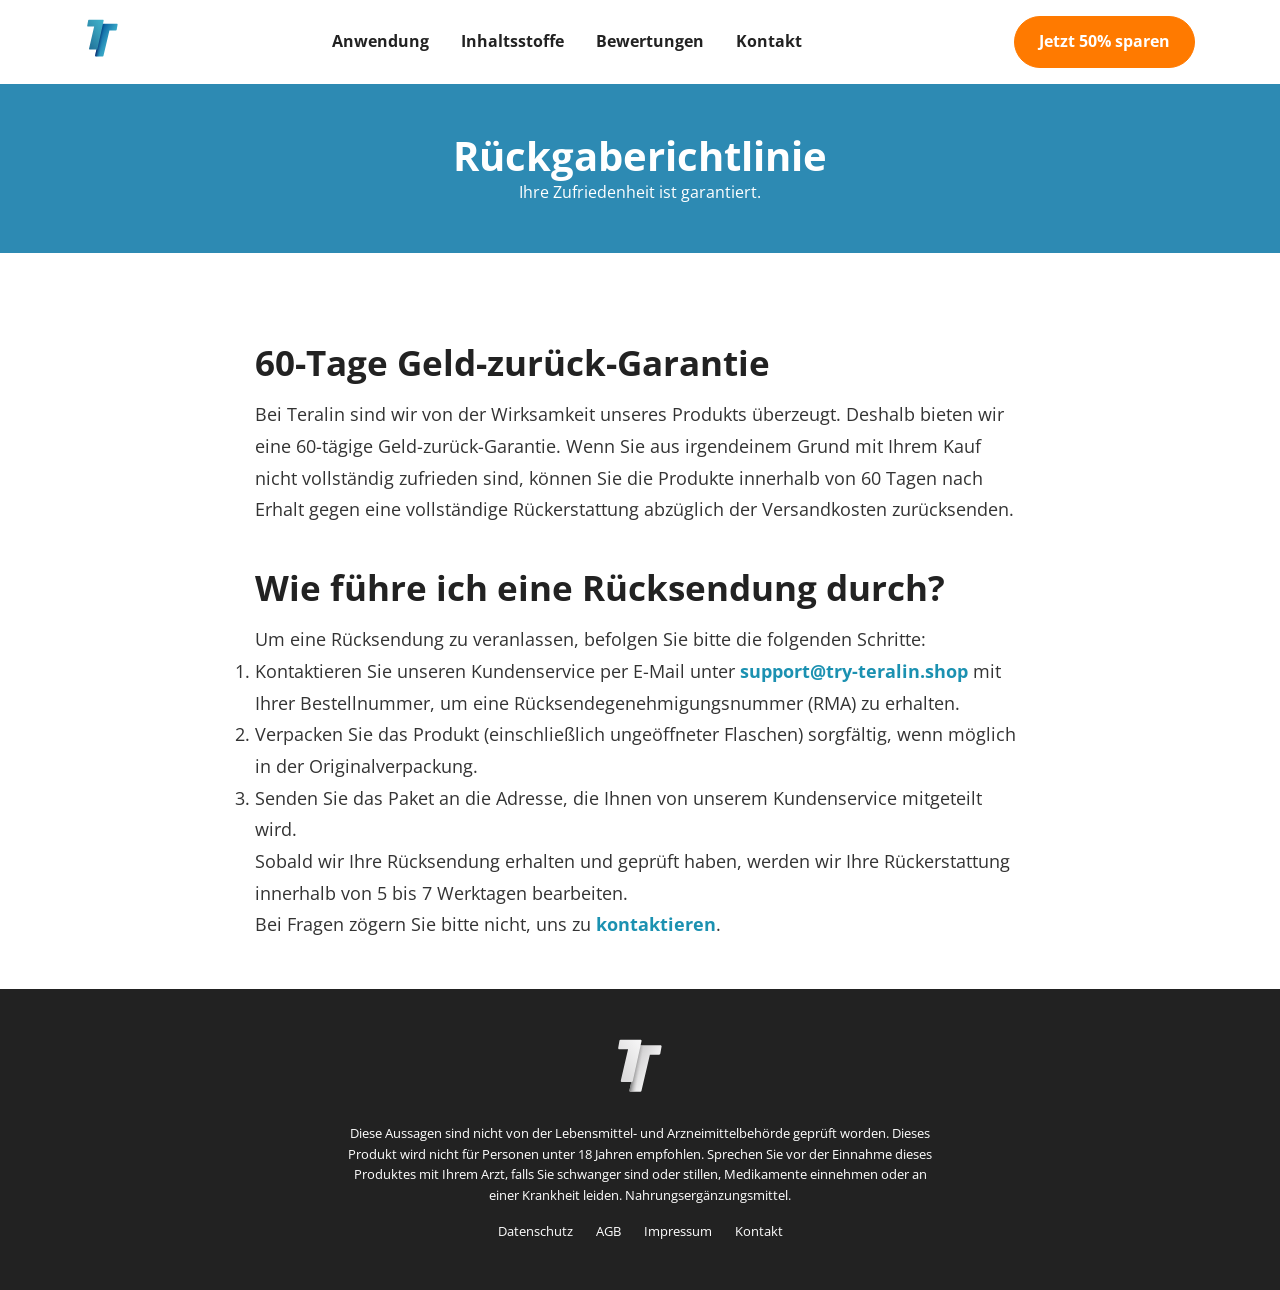
<file: rueckgabe.html>
<!DOCTYPE html>
<html lang="de-DE">
<head>
    <meta charset="UTF-8">
    <meta name="viewport" content="width=device-width, initial-scale=1.0">
    <title>Rückgaberichtlinie - Teralin Deutschland</title>
    <meta name="description" content="Lesen Sie die Rückgaberichtlinie und Geld-zurück-Garantie von Teralin. Ihre Zufriedenheit ist unsere Priorität.">
    <meta name="robots" content="noindex, follow">
    <link rel="preconnect" href="https://fonts.googleapis.com">
    <link rel="preconnect" href="https://fonts.gstatic.com" crossorigin>
    <link href="https://fonts.googleapis.com/css2?family=Open+Sans:wght@400;700&display=swap" rel="stylesheet">
    <link rel="stylesheet" href="style.css">
    <link rel="icon" type="image/png" href="images/favicon.png">
</head>
<body>

    <header class="main-header">
        <div class="container header-container">
            <a href="/de/" class="logo"><img src="images/logo.svg" alt="Teralin Logo"></a>
            <nav class="desktop-nav">
                <a href="anwendung.html">Anwendung</a>
                <a href="inhaltsstoffe.html">Inhaltsstoffe</a>
                <a href="bewertungen.html">Bewertungen</a>
                <a href="kontakt.html">Kontakt</a>
            </nav>
            <a href="/de/#order-section" class="cta-button header-cta">Jetzt 50% sparen</a>
        </div>
    </header>

    <main>
        <section class="page-header">
            <div class="container">
                <h1>Rückgaberichtlinie</h1>
                <p>Ihre Zufriedenheit ist garantiert.</p>
            </div>
        </section>

        <section class="page-content">
            <div class="container">
                <h2>60-Tage Geld-zurück-Garantie</h2>
                <p>Bei Teralin sind wir von der Wirksamkeit unseres Produkts überzeugt. Deshalb bieten wir eine 60-tägige Geld-zurück-Garantie. Wenn Sie aus irgendeinem Grund mit Ihrem Kauf nicht vollständig zufrieden sind, können Sie die Produkte innerhalb von 60 Tagen nach Erhalt gegen eine vollständige Rückerstattung abzüglich der Versandkosten zurücksenden.</p>

                <h2>Wie führe ich eine Rücksendung durch?</h2>
                <p>Um eine Rücksendung zu veranlassen, befolgen Sie bitte die folgenden Schritte:</p>
                <ol>
                    <li>Kontaktieren Sie unseren Kundenservice per E-Mail unter <a href="mailto:support@try-teralin.shop">support@try-teralin.shop</a> mit Ihrer Bestellnummer, um eine Rücksendegenehmigungsnummer (RMA) zu erhalten.</li>
                    <li>Verpacken Sie das Produkt (einschließlich ungeöffneter Flaschen) sorgfältig, wenn möglich in der Originalverpackung.</li>
                    <li>Senden Sie das Paket an die Adresse, die Ihnen von unserem Kundenservice mitgeteilt wird.</li>
                </ol>
                <p>Sobald wir Ihre Rücksendung erhalten und geprüft haben, werden wir Ihre Rückerstattung innerhalb von 5 bis 7 Werktagen bearbeiten.</p>
                 <p>Bei Fragen zögern Sie bitte nicht, uns zu <a href="kontakt.html">kontaktieren</a>.</p>
            </div>
        </section>
    </main>
    
    <footer class="main-footer">
        <div class="container">
             <img src="images/logo-white.svg" alt="Teralin Logo Weiss" class="footer-logo">
             <p>Diese Aussagen sind nicht von der Lebensmittel- und Arzneimittelbehörde geprüft worden. Dieses Produkt wird nicht für Personen unter 18 Jahren empfohlen. Sprechen Sie vor der Einnahme dieses Produktes mit Ihrem Arzt, falls Sie schwanger sind oder stillen, Medikamente einnehmen oder an einer Krankheit leiden. Nahrungsergänzungsmittel.</p>
             <div class="footer-links">
                  <a href="datenschutz.html">Datenschutz</a>
                  <a href="agb.html">AGB</a>
                  <a href="impressum.html">Impressum</a>
                  <a href="kontakt.html">Kontakt</a>
             </div>
        </div>
    </footer>

    <script src="script.js"></script>
</body>
</html>
</file>
<file: style.css>
/* ======== GLOBAL STYLES & VARIABLES ======== */
/* Pulse animation for sticky CTA */
@keyframes pulse-subtle {
    0% { transform: scale(1); opacity: 1; }
    50% { transform: scale(1.02); opacity: 0.95; }
    100% { transform: scale(1); opacity: 1; }
}
:root {
    --primary-blue: #1b91b1;
    --hero-bg-blue: #2d8ab3;
    --cta-red: #ff7a00;
    --text-dark: #222;
    --text-light: #fff;
    --background-grey: #e3f0f5; /* bg-light-red from old css */
    --border-color: #c3c3c3;
    --font-family: 'Open Sans', sans-serif;
    --border-radius: 0.375rem;
}

* {
    box-sizing: border-box;
    margin: 0;
    padding: 0;
}

body {
    font-family: var(--font-family);
    color: var(--text-dark);
    line-height: 1.6;
    background-color: #fff;
}

.container {
    max-width: 1140px;
    margin: 0 auto;
    padding: 0 15px;
}

h1, h2, h3 {
    font-weight: 700;
    line-height: 1.2;
}

h1 { font-size: 2rem; }
h2 { font-size: 2.2rem; text-align: center; margin-bottom: 1rem; }
h3 { font-size: 1.2rem; }
.section-subtitle {
    text-align: center;
    max-width: 600px;
    margin: 0 auto 2rem auto;
    color: #555;
    font-size: 1.1rem;
}

/* ======== HEADER ======== */
.main-header.sticky-active {
    position: fixed; /* Changed to fixed for better cross-browser consistency */
    top: 0;
    left: 0;
    width: 100%;
    z-index: 1000;
    box-shadow: 0 2px 10px rgba(0,0,0,0.1);
    animation: slideDown 0.5s ease-out;
}

.main-header.sticky-active .header-cta {
    animation: pulse-subtle 1.5s infinite ease-in-out; /* Apply the subtle pulse */
}

@keyframes slideDown {
    from {
        transform: translateY(-100%);
    }
    to {
        transform: translateY(0);
    }
}

/* Push down main content when header is NOT sticky to avoid jump */

.main-header {
    background: #fff;
    padding: 1rem 0;
    font-weight: 700;
}
.header-container {
    display: flex;
    justify-content: space-between;
    align-items: center;
}
.logo img { height: 40px; }
.desktop-nav { display: none; } /* Mobile first */
.desktop-nav a {
    color: var(--text-dark);
    text-decoration: none;
    padding: 0 1rem;
}
.desktop-nav a:hover { color: var(--primary-blue); }

/* ======== CTA BUTTONS ======== */
.cta-button {
    display: inline-block;
    background-color: var(--cta-red);
    color: var(--text-light) !important;
    padding: 0.75rem 1.5rem;
    border-radius: 2rem;
    text-decoration: none;
    font-weight: 700;
    border: 1px solid var(--cta-red);
    cursor: pointer;
    text-align: center;
    transition: background-color 0.2s;
}
.cta-button:hover {
    background-color: #d66800;
    border-color: #d66800;
}
.package-cta-outline {
    display: block;
    background-color: transparent;
    color: var(--cta-red);
    padding: 0.75rem 1.5rem;
    border-radius: 2rem;
    text-decoration: none;
    font-weight: 700;
    border: 1px solid var(--cta-red);
    cursor: pointer;
    text-align: center;
    width: 100%;
    margin-top: 1rem;
}
.package-cta-outline:hover {
    background-color: var(--cta-red);
    color: var(--text-light);
}

/* ======== HERO SECTION ======== */
.hero-section {
    background-color: var(--hero-bg-blue);
    padding: 2rem 0 0 0;
    color: var(--text-light);
}
.hero-container {
    display: flex;
    flex-direction: column;
    align-items: center;
    text-align: center;
}
.hero-content h1 {
    font-weight: 700;
    margin-bottom: 1.5rem;
}
.hero-main-cta {
    padding: 0.75rem 1rem;
    background-color: #e63946; /* Using red from mobile design */
    border-color: #e63946;
    font-size: 1.2rem;
    margin-top: 2rem; /* <-- ADD THIS LINE */
    margin-bottom: 2rem; /* <-- ADD THIS LINE */
}
.hero-main-cta:hover {
    background-color: #c9303e;
    border-color: #c9303e;
}

.hero-image {
    margin-top: 2rem;
}
.hero-image img {
    max-width: 280px;
}

.hero-subtitle {
    font-size: 1.1rem;
    font-weight: 400;
    opacity: 0.9;
    margin-top: 0.5rem;
    margin-bottom: 1.5rem;
}
/* ======== FEATURES BAR ======== */
.features-bar {
    background: #fff;
    color: var(--text-dark);
    padding: 1.5rem 0;
}
.features-container {
    display: flex;
    flex-direction: column;
    gap: 1.5rem;
}
.feature-item {
    display: flex;
    align-items: center;
    gap: 15px;
}
.feature-item img {
    height: 40px;
}
.feature-item strong {
    display: block;
    font-size: 0.9rem;
}
.feature-item span {
    font-size: 0.8rem;
    color: #666;
}

/* ======== CONTENT WRAPPER & SECTIONS ======== */
.main-content-wrapper {
    background-color: var(--background-grey);
}
.order-section, .why-teralin-section, .testimonials-section, .faq-section {
    padding: 3rem 0;
}
.why-teralin-section { background-color: #fff; }

/* ======== PACKAGES ======== */
.packages-grid {
    display: grid;
    grid-template-columns: 1fr;
    gap: 1.5rem;
}
.package-card {
    background: #fff;
    border: 1px solid var(--border-color);
    border-radius: var(--border-radius);
    padding: 1.5rem 1rem;
    text-align: center;
    position: relative;
    display: flex;
    flex-direction: column;
}
.package-card.popular {
    border: 1px solid var(--primary-blue);
    background: linear-gradient(180deg, #e9f8fc, #fff 100%);
    order: -1; /* Puts it first on mobile */
}
.package-tag {
    position: absolute;
    top: -40px;
    left: 50%;
    transform: translateX(-50%);
    background: #e42100;
    color: white;
    padding: 0.25rem 0.5rem;
    border-radius: var(--border-radius);
    font-size: 0.8rem;
    font-weight: 700;
    width: 80%;
    animation: bounce-slow 1.5s infinite;
}
.package-tag::after {
    content: ''; position: absolute; bottom: -8px; left: 50%; transform: translateX(-50%);
    width: 0; height: 0; border-left: 8px solid transparent; border-right: 8px solid transparent; border-top: 8px solid #e02b00;
}
@keyframes bounce-slow {
    0%, 100% { transform: translate(-50%, -10px); }
    50% { transform: translate(-50%, 0); }
}

.package-card h3 { margin-bottom: 0.25rem; }
.offer-text { color: #dc3545; text-transform: uppercase; font-weight: 700; margin-bottom: 1rem; }
.package-card img { max-width: 100%; height: auto; margin-bottom: 1rem; }
.price-info { display: flex; align-items: center; justify-content: space-between; gap: 10px; padding: 1rem 0; border-top: 1px solid var(--border-color); border-bottom: 1px solid var(--border-color); }
.price-per-pack { font-size: 2.2rem; font-weight: 700; color: #000; }
.price-label { font-size: 0.9rem; line-height: 1.1; color: #666; }
.discount-info { font-size: 14px; color: #dc3545; font-weight: 700; text-align: right; }
.badge { background-color: #dc3545; color: white; border-radius: 50px; padding: 0.2em 0.6em; font-size: 0.9em; display: block; margin-bottom: 0.25rem; }
.total-price { padding: 1rem 0; font-size: 1rem; color: #595959; }
.old-price { text-decoration: line-through; margin-right: 0.5rem; font-size: 1.2rem; }
.features-list { list-style: none; padding: 0; text-align: left; margin: 1rem 0; flex-grow: 1; }
.features-list li { padding-left: 1.5rem; position: relative; margin-bottom: 0.5rem; }
.features-list li::before { content: ''; font-family: 'Font Awesome 6 Free'; font-weight: 900; color: var(--cta-red); position: absolute; left: 0; }
.package-cta { width: 100%; margin-top: auto; }

/* ======== WHY TERALIN ======== */
.problem-solution-grid { display: grid; grid-template-columns: 1fr; gap: 2rem; margin-top: 2rem; }
.card { position: relative; border: none; border-radius: var(--border-radius); overflow: hidden; }
.card .list-group-item { border-color: #e2e8d4; padding: 1.5rem 1.5rem 1.5rem 2.8rem; position: relative; }
.card .list-group-item .bi { position: absolute; left: 1rem; top: 1.7rem; }
.card .card-badge-top { position: absolute; top: 10px; padding: .5rem 1rem; font-size: 1.2rem; }
.card .card-badge-top-left { left: 10px; }
.card .card-badge-top-right { right: 10px; }
.problem-card { background:#fff4f0; }
.problem-card .list-group-item { background: #fff4f0; }
.solution-card { background: #f6fce6; }
.solution-card .list-group-item { background: #f6fce6; }
.card img { width: 100%; height: auto; }

/* ======== TESTIMONIALS ======== */
.testimonials-section { background: var(--background-grey); }
.rating-summary { display: flex; justify-content: center; align-items: center; gap: 10px; margin-bottom: 1rem; font-size: 1.1rem; }
.rating-summary img { height: 20px; }
.testimonials-grid { display: grid; grid-template-columns: 1fr; gap: 1.5rem; margin-top: 2rem; }
.testimonial-card { background: #fff; padding: 1.5rem; box-shadow: 0 0.125rem 0.25rem rgba(0,0,0,.075); }
.testimonial-card .d-flex.mt-3 { color: var(--primary-blue); }

/* ======== FINAL CTA ======== */
.final-cta-section { background-position: center; background-size: cover; padding: 3rem 1rem; color: var(--text-light); text-align: center; position: relative; }
.final-cta-section::before { content: ''; position: absolute; top: 0; left: 0; right: 0; bottom: 0; background: rgba(13, 44, 78, 0.7); }
.final-cta-section .container { position: relative; z-index: 2; }
.final-cta-section h2 { color: var(--text-light); }
/* --- Spacing adjustment for the Final CTA Section --- */
.final-cta-section h2 {
    margin-bottom: 2rem; /* Increases space below the main headline */
}

.final-cta-section p {
    line-height: 2;      /* Increases line spacing WITHIN the paragraphs */
    margin-bottom: 1.5rem; /* Increases space BETWEEN the paragraphs */
}

.final-cta-section .cta-button {
    margin-top: 1rem; /* Adds more space above the button */
    margin-bottom: 1rem;
}

/* ======== FAQ ======== */
.faq-section { background: #fff; }
.accordion {
    max-width: 800px;
    margin: 2rem auto 0 auto;
}
.accordion-item {
    background-color: #fff;
    border: 1px solid var(--border-color);
    border-radius: var(--border-radius);
    margin-bottom: 1rem;
    overflow: hidden;
}
.accordion-header {
    width: 100%;
    background-color: #fff;
    border: none;
    cursor: pointer;
    display: flex;
    justify-content: space-between;
    align-items: center;
    padding: 1.5rem;
    text-align: left;
    font-size: 1.2rem;
    font-weight: 700;
    color: var(--text-dark);
    transition: background-color 0.3s ease;
}
.accordion-header:hover {
    background-color: var(--background-grey);
}
.accordion-header::after {
    content: '\f067'; /* Font Awesome plus icon */
    font-family: 'Font Awesome 6 Free';
    font-weight: 900;
    color: var(--primary-blue);
    transition: transform 0.3s ease;
}
.accordion-header.active {
    color: var(--primary-blue);
}
.accordion-header.active::after {
    content: '\f068'; /* Font Awesome minus icon */
}
.accordion-content {
    max-height: 0;
    overflow: hidden;
    transition: max-height 0.3s ease-out;
}
.accordion-content p {
    padding: 0 1.5rem 1.5rem 1.5rem;
    margin: 0;
    font-size: 1rem;
    line-height: 1.6;
}


/* ======== FOOTER ======== */
.main-footer { background: #222; color: #fff; font-size: .8rem; padding: 3rem 0; text-align: center; }
.main-footer .footer-logo { width: 50px; margin-bottom: 1.5rem; }
.main-footer p { max-width: 600px; margin-left: auto; margin-right: auto; }
.main-footer .footer-links { margin-top: 1rem; }
.main-footer .footer-links a { color: #fff; text-decoration: none; margin: 0 10px; }
.main-footer .footer-links a:hover { text-decoration: underline; }

/* ======== RESPONSIVE STYLES (for Desktop View) ======== */

/* ======== RESPONSIVE STYLES (for Desktop View) ======== */
@media (min-width: 992px) {
    /* --- Sticky Header Reset for Desktop --- */
    body {
        padding-top: 0;
    }
    .main-header,
    .main-header.sticky-active {
        position: static;
        box-shadow: none;
        animation: none;
    }

    /* --- General Desktop Styles (Unchanged) --- */
 .desktop-nav, .header-cta { display: flex; align-items: center; }
 h1 { font-size: 2.5rem; }
 .hero-section { padding: 3rem 0 0 0; }

    /* --- HERO LAYOUT FIX FOR DESKTOP --- */
    /* We now use CSS Grid for a robust two-column layout */
    .hero-container {
        display: grid;
        grid-template-columns: 1fr 1fr;
        gap: 2rem;
        align-items: center;
        text-align: left;
        padding-bottom: 3rem;
    }
    .hero-content {
        grid-column: 1; /* Puts text in the first column */
        grid-row: 1;
    }
    .hero-main-cta {
        grid-column: 1; /* Puts button in the first column... */
        grid-row: 2;    /* ...right below the text */
        justify-self: start; /* Aligns button to the left */
        margin-top: 1.5rem;
    }
    .hero-image {
        grid-column: 2; /* Puts image in the second column */
        grid-row: 1 / 3; /* Makes image span both rows vertically */
    }
    .hero-image img { max-width: 450px; }

    /* --- Other Desktop Styles (Unchanged) --- */
 .features-bar { position: relative; bottom: -50px; z-index: 10; }
 .features-container { background: #fff; flex-direction: row; border-radius: var(--border-radius); box-shadow: 0 10px 20px rgba(0,0,0,0.1); padding: 1.5rem; }
 .feature-item { justify-content: center; }
 .main-content-wrapper { padding-top: 80px; }
 .packages-grid { grid-template-columns: repeat(3, 1fr); }
 .package-card.popular { order: 0; transform: translateY(-20px); }
 .problem-solution-grid { grid-template-columns: 1fr 1fr; }
 .testimonials-grid { grid-template-columns: repeat(3, 1fr); }
}

/* ======== SUBPAGE STYLES (Application, Ingredients, etc.) ======== */
.page-header {
    background-color: var(--hero-bg-blue);
    padding: 3rem 0;
    color: var(--text-light);
    text-align: center;
}

.page-header h1 {
    color: var(--text-light);
}

.page-content {
    padding: 3rem 0;
    background-color: #fff;
}

.page-content .container {
    max-width: 800px; /* More readable content width */
}

.page-content h2 {
    text-align: left;
    margin-top: 2.5rem;
    margin-bottom: 1rem;
}

.page-content p, .page-content li {
    font-size: 1.1rem;
    line-height: 1.8;
    color: #333;
}

.page-content ul {
    list-style-position: inside;
    padding-left: 1rem;
}

.page-content a {
    color: var(--primary-blue);
    text-decoration: none;
    font-weight: 700;
}

.page-content a:hover {
    text-decoration: underline;
}

.content-box {
    background-color: var(--background-grey);
    padding: 2rem;
    border-radius: var(--border-radius);
    margin: 2rem 0;
    border-left: 5px solid var(--primary-blue);
}

/* --- Reviews Page Specific --- */
.reviews-grid {
    display: grid;
    grid-template-columns: 1fr;
    gap: 1.5rem;
}
.review-card {
    background: #fff;
    padding: 1.5rem;
    border: 1px solid #eee;
    border-radius: var(--border-radius);
    box-shadow: 0 2px 5px rgba(0,0,0,0.05);
}
.review-card-header {
    display: flex;
    align-items: center;
    gap: 15px;
    margin-bottom: 1rem;
}
.review-card-header img {
    width: 50px;
    height: 50px;
    border-radius: 50%;
}
.review-card-stars {
    color: var(--primary-blue);
    margin-bottom: 1rem;
}

/* GCLID Popup Styles */
.popup-hidden { display: none; }

#gclid-popup-overlay {
    position: fixed; top: 0; left: 0; width: 100%; height: 100%;
    background: rgba(0, 0, 0, 0.75); z-index: 9998;
    display: flex; align-items: center; justify-content: center;
}

#gclid-popup-modal {
    background: #fff; padding: 2rem; border-radius: 8px;
    box-shadow: 0 5px 20px rgba(0,0,0,0.2); text-align: center;
    max-width: 90%; width: 500px; border-top: 5px solid var(--primary-blue);
    animation: fadeInPopup 0.3s ease-out;
}

/* Style Fix: Ensure correct font and spacing */
#gclid-popup-modal h2 {
    font-family: var(--font-family);
    margin-bottom: 1rem;
    font-size: 1.8rem;
}

#gclid-popup-modal p {
    margin-bottom: 2rem; font-size: 1.1rem;
    line-height: 1.6; color: #555;
}

.popup-button-container {
    display: flex;
    gap: 1rem;
}

#gclid-popup-modal .cta-button {
    width: 100%; padding: 1rem; font-size: 1.1rem;
    border: none;
}

#gclid-confirm-button {
    background-color: #28a745;
}
#gclid-confirm-button:hover {
    background-color: #218838;
}

/* New 'No' Button Style */
#gclid-decline-button {
    background-color: #dc3545;
}
#gclid-decline-button:hover {
    background-color: #c82333;
}

@keyframes fadeInPopup {
    from { opacity: 0; transform: scale(0.9); }
    to { opacity: 1; transform: scale(1); }
}
</file>
